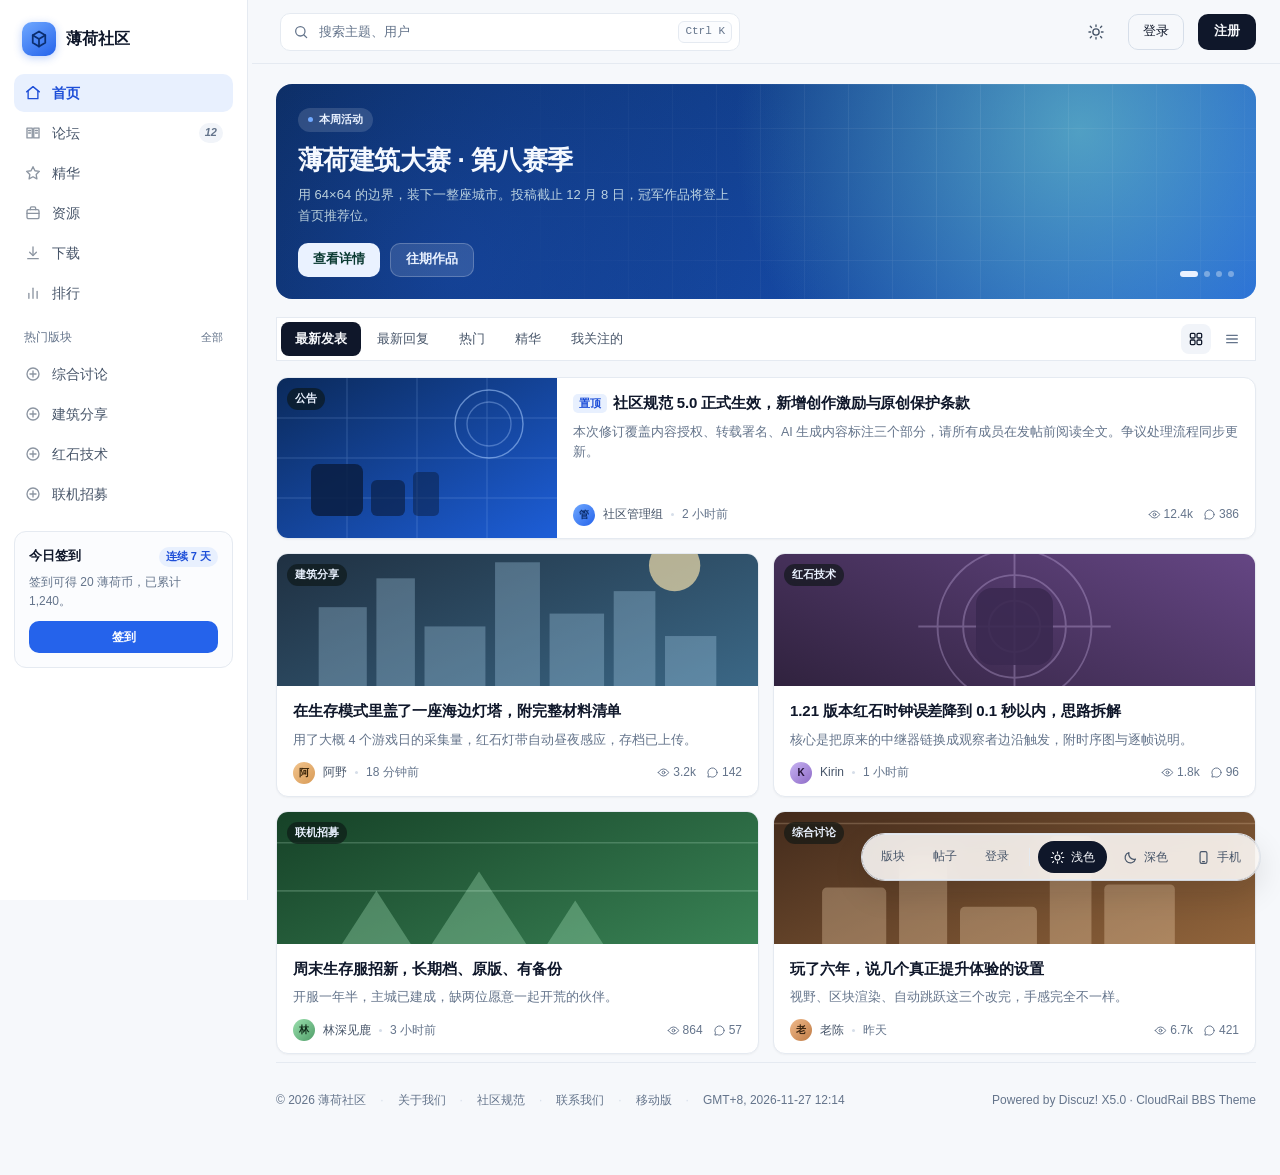
<file: preview/index.html>
<!DOCTYPE html>
<html lang="zh-CN" data-mint-theme="light">
<head>
<meta charset="utf-8">
<meta name="viewport" content="width=device-width, initial-scale=1">
<title>CloudRail BBS · Discuz! X5.0 主题预览</title>
<style>
:root{
  --brand:#2563EB; --brand-ink:#1D4ED8; --brand-soft:#E8F0FE; --ring:rgba(37,99,235,.25);
  --bg:#F6F8FB; --surface:#FFFFFF; --surface-2:#FBFCFE;
  --text:#0F172A; --text-2:#475569; --text-3:#64748B;
  --line:#E5EAF1; --line-strong:#D6DEE9; --hover:#F1F4F9;
  --ok:#1B7A45; --ok-soft:#E6F5EC; --danger:#C9302C; --danger-soft:#FDECEC;
  --r-sm:8px; --r-md:10px; --box:12px; --pop:14px; --lg:16px;
  --sh-sm:0 1px 2px rgba(17,20,19,.04);
  --sh-hover:0 6px 18px rgba(17,20,19,.08);
  --sh-pop:0 12px 32px rgba(17,20,19,.12),0 0 0 1px var(--line);
  --top-h:64px; --side-w:248px; --rail-w:320px;
  --font:"Geist",-apple-system,BlinkMacSystemFont,"Segoe UI","PingFang SC","Hiragino Sans GB","Microsoft YaHei",sans-serif;
  --mono:"Geist Mono",ui-monospace,SFMono-Regular,Consolas,monospace;
  --ease:cubic-bezier(.2,.8,.2,1);
}
html[data-mint-theme="dark"]{
  --brand-ink:#2563EB; --brand-soft:#16273F;
  --bg:#0A0F1A; --surface:#111826; --surface-2:#16202F;
  --text:#E8EDF5; --text-2:#9AA8BC; --text-3:#738296;
  --line:#1F2A3A; --line-strong:#2A3748; --hover:#17202E;
  --ok-soft:#15301F; --danger-soft:#3A1D1F;
  --sh-sm:none;
  --sh-hover:0 8px 24px rgba(0,0,0,.45),0 0 0 1px rgba(255,255,255,.06);
  --sh-pop:0 12px 32px rgba(0,0,0,.5),0 0 0 1px rgba(255,255,255,.08);
}
*{box-sizing:border-box}
html,body{margin:0;padding:0}
body{background:var(--bg);color:var(--text);font-family:var(--font);font-size:14px;line-height:1.6;-webkit-font-smoothing:antialiased;transition:background .28s var(--ease),color .28s var(--ease)}
a{color:inherit;text-decoration:none}
button{font-family:inherit}
::selection{background:var(--brand);color:#FFFFFF}
:focus-visible{outline:2px solid var(--brand);outline-offset:2px;border-radius:8px}
*::-webkit-scrollbar{width:10px;height:10px}
*::-webkit-scrollbar-thumb{background:var(--line-strong);border-radius:99px;border:3px solid transparent;background-clip:content-box}

/* ================= 演示控制条 ================= */
.demo-bar{position:fixed;right:20px;bottom:20px;z-index:900;display:flex;align-items:center;gap:4px;padding:6px;border-radius:999px;background:color-mix(in srgb,var(--surface) 86%,transparent);backdrop-filter:saturate(1.6) blur(18px);border:1px solid var(--line);box-shadow:var(--sh-pop)}
.demo-bar button,.demo-bar a{display:inline-flex;align-items:center;justify-content:center;gap:6px;height:32px;padding:0 12px;border-radius:999px;border:0;background:transparent;color:var(--text-2);font-size:12px;font-weight:500;cursor:pointer;transition:background .15s var(--ease),color .15s var(--ease)}
.demo-bar button:hover,.demo-bar a:hover{background:var(--hover);color:var(--text)}
.demo-bar button.on,.demo-bar a.on{background:var(--text);color:var(--bg)}
.demo-bar svg{width:15px;height:15px;stroke:currentColor;fill:none;stroke-width:1.9;stroke-linecap:round;stroke-linejoin:round}

/* ================= 骨架 ================= */
.app{display:flex;min-height:100vh}

/* ================= 侧栏 ================= */
.side{width:var(--side-w);flex:0 0 var(--side-w);position:sticky;top:0;height:100vh;overflow-y:auto;padding:18px 14px 24px;background:var(--surface);border-right:1px solid var(--line);transition:background .28s var(--ease),border-color .28s var(--ease)}
.brand{display:flex;align-items:center;gap:10px;padding:4px 8px 18px}
.brand-mark{width:34px;height:34px;border-radius:10px;flex:0 0 34px;display:grid;place-items:center;background:linear-gradient(145deg,#6FA8FF,#2563EB);box-shadow:0 2px 8px rgba(37,99,235,.30)}
.brand-mark svg{width:20px;height:20px;stroke:#0B2E6F;fill:none;stroke-width:2.1;stroke-linecap:round;stroke-linejoin:round}
.brand-txt{font-size:16px;font-weight:650;letter-spacing:-.01em}
.nav{display:flex;flex-direction:column;gap:2px}
.nav-label{font-size:12px;color:var(--text-3);padding:16px 10px 8px;font-weight:500;display:flex;justify-content:space-between;align-items:center}
.nav-label a{font-size:11px;color:var(--text-3)}
.nav-label a:hover{color:var(--brand-ink)}
.nav a.item{display:flex;align-items:center;gap:10px;height:38px;padding:0 10px;border-radius:var(--r-md);color:var(--text-2);font-size:14px;font-weight:500;transition:background .15s var(--ease),color .15s var(--ease)}
.nav a.item svg{width:18px;height:18px;flex:0 0 18px;stroke:currentColor;fill:none;stroke-width:1.8;stroke-linecap:round;stroke-linejoin:round;opacity:.62;transition:opacity .15s var(--ease)}
.nav a.item:hover{background:var(--hover);color:var(--text)}
.nav a.item:hover svg{opacity:.9}
.nav a.item.on{background:var(--brand-soft);color:var(--brand-ink);font-weight:600}
.nav a.item.on svg{opacity:1}
.nav a.item .count{margin-left:auto;font-size:11px;font-weight:600;color:var(--text-3);background:var(--hover);padding:1px 6px;border-radius:999px}
.nav a.item.on .count{background:color-mix(in srgb,var(--brand) 22%,transparent);color:var(--brand-ink)}
.side-card{margin-top:18px;padding:14px;background:var(--surface-2);border:1px solid var(--line);border-radius:var(--box)}
.side-card h4{font-size:13px;font-weight:600;margin:0 0 6px;display:flex;justify-content:space-between;align-items:center}
.side-card p{font-size:12px;color:var(--text-3);margin:0 0 10px;line-height:1.6}
.pill{display:inline-flex;align-items:center;gap:4px;height:20px;padding:0 7px;border-radius:999px;background:var(--brand-soft);color:var(--brand-ink);font-size:11px;font-weight:600}
.btn-sign{display:flex;align-items:center;justify-content:center;width:100%;height:32px;border-radius:var(--r-md);border:0;background:var(--brand);color:#FFFFFF;font-size:12px;font-weight:650;cursor:pointer;transition:filter .15s var(--ease)}
.btn-sign:hover{filter:brightness(1.05)}

/* ================= 主区 ================= */
.main{flex:1 1 auto;min-width:0;display:grid;grid-template-columns:minmax(0,1fr) var(--rail-w);align-content:start;gap:0 24px;padding:0 24px 56px 28px}
.top{grid-column:1/-1;position:sticky;top:0;z-index:200;display:flex;align-items:center;gap:14px;height:var(--top-h);margin:0 -24px;padding:0 24px 0 28px;background:color-mix(in srgb,var(--bg) 84%,transparent);backdrop-filter:saturate(1.6) blur(18px);border-bottom:1px solid var(--line);transition:background .28s var(--ease),border-color .28s var(--ease)}
.search{flex:1 1 460px;max-width:460px;position:relative;display:flex;align-items:center}
.search input{width:100%;height:38px;padding:0 62px 0 38px;background:var(--surface);border:1px solid var(--line);border-radius:var(--r-md);color:var(--text);font-size:13px;font-family:inherit;transition:border-color .2s var(--ease),box-shadow .2s var(--ease),background .28s var(--ease)}
.search input::placeholder{color:var(--text-3)}
.search input:focus{outline:none;border-color:var(--brand);box-shadow:0 0 0 3px var(--ring)}
.search .ico{position:absolute;left:13px;width:16px;height:16px;stroke:var(--text-3);fill:none;stroke-width:1.9;stroke-linecap:round;pointer-events:none}
.search kbd{position:absolute;right:8px;display:inline-flex;align-items:center;height:22px;padding:0 6px;border-radius:6px;border:1px solid var(--line);background:var(--surface-2);color:var(--text-3);font-size:11px;font-family:var(--mono)}
.spacer{flex:1}
.top-btn{display:inline-flex;align-items:center;justify-content:center;width:36px;height:36px;border-radius:var(--r-md);border:1px solid transparent;background:transparent;color:var(--text-2);cursor:pointer;transition:background .15s var(--ease),color .15s var(--ease)}
.top-btn:hover{background:var(--hover);color:var(--text)}
.top-btn svg{width:18px;height:18px;stroke:currentColor;fill:none;stroke-width:1.8;stroke-linecap:round;stroke-linejoin:round}
.btn-ghost{display:inline-flex;align-items:center;height:36px;padding:0 14px;border-radius:var(--r-md);border:1px solid var(--line-strong);color:var(--text);font-size:13px;font-weight:500;transition:background .15s var(--ease)}
.btn-ghost:hover{background:var(--hover)}
.btn-solid{display:inline-flex;align-items:center;height:36px;padding:0 16px;border-radius:var(--r-md);background:var(--text);color:var(--bg);font-size:13px;font-weight:600;transition:opacity .15s var(--ease),transform .15s var(--ease)}
.btn-solid:hover{opacity:.9;transform:translateY(-1px)}
.avatar{display:inline-grid;place-items:center;width:32px;height:32px;border-radius:50%;overflow:hidden;background:var(--hover);flex:0 0 auto;font-size:12px;font-weight:600;color:var(--text-2)}
.avatar img{width:100%;height:100%;object-fit:cover;display:block}

/* ================= 内容列 ================= */
.col{grid-column:1;min-width:0}

/* Hero */
.hero{position:relative;margin:20px 0 18px;border-radius:var(--lg);overflow:hidden;background:linear-gradient(120deg,#0B2A5B 0%,#12408F 46%,#1D5ED8 100%);min-height:208px;display:flex;align-items:flex-end;padding:22px;isolation:isolate}
.hero::before{content:"";position:absolute;inset:0;z-index:-1;background-image:radial-gradient(circle at 82% 22%,rgba(127,224,206,.55),transparent 42%),radial-gradient(circle at 18% 88%,rgba(37,99,235,.25),transparent 46%);}
.hero::after{content:"";position:absolute;inset:0;z-index:-1;opacity:.16;background-image:linear-gradient(rgba(255,255,255,.5) 1px,transparent 1px),linear-gradient(90deg,rgba(255,255,255,.5) 1px,transparent 1px);background-size:44px 44px;mask-image:radial-gradient(circle at 70% 30%,black,transparent 72%)}
.hero-body{position:relative;max-width:520px}
.hero-tag{display:inline-flex;align-items:center;gap:6px;height:24px;padding:0 10px;border-radius:999px;background:rgba(255,255,255,.14);color:#EAF2FF;font-size:11px;font-weight:600;backdrop-filter:blur(6px);margin-bottom:12px}
.hero h1{margin:0 0 8px;font-size:26px;line-height:1.25;letter-spacing:-.02em;font-weight:680;color:#F5F9FF}
.hero p{margin:0 0 16px;font-size:13px;color:rgba(234,251,247,.78);line-height:1.65;max-width:440px}
.hero-actions{display:flex;gap:10px}
.hero-btn{display:inline-flex;align-items:center;gap:6px;height:34px;padding:0 15px;border-radius:var(--r-md);background:#EAF2FF;color:#0B3B33;font-size:13px;font-weight:650;transition:transform .15s var(--ease)}
.hero-btn:hover{transform:translateY(-1px)}
.hero-btn.ghost{background:rgba(255,255,255,.12);color:#EAF2FF;border:1px solid rgba(255,255,255,.22)}
.hero-dots{position:absolute;right:22px;bottom:22px;display:flex;gap:6px}
.hero-dots i{width:6px;height:6px;border-radius:50%;background:rgba(255,255,255,.35);transition:width .2s var(--ease),background .2s var(--ease)}
.hero-dots i.on{width:18px;border-radius:99px;background:#EAF2FF}

/* Tabs */
.tabs{display:flex;align-items:center;gap:2px;padding:4px;background:var(--surface);border:1px solid var(--line);border-radius:var(--r-box);margin-bottom:16px;overflow-x:auto}
.tabs::-webkit-scrollbar{display:none}
.tab{display:inline-flex;align-items:center;gap:6px;height:34px;padding:0 14px;border-radius:var(--r-sm);border:0;background:transparent;color:var(--text-2);font-size:13px;font-weight:500;cursor:pointer;white-space:nowrap;transition:background .15s var(--ease),color .15s var(--ease)}
.tab:hover{background:var(--hover);color:var(--text)}
.tab.on{background:var(--text);color:var(--bg);font-weight:600}
.tabs-right{margin-left:auto;display:flex;align-items:center;gap:6px;padding-right:4px}
.ico-btn{display:grid;place-items:center;width:30px;height:30px;border-radius:var(--r-sm);border:0;background:transparent;color:var(--text-3);cursor:pointer}
.ico-btn:hover{background:var(--hover);color:var(--text)}
.ico-btn.on{background:var(--hover);color:var(--text)}
.ico-btn svg{width:16px;height:16px;stroke:currentColor;fill:none;stroke-width:1.9;stroke-linecap:round;stroke-linejoin:round}

/* 帖子卡片 */
.feed{display:grid;grid-template-columns:1fr 1fr;gap:14px}
.card{display:flex;flex-direction:column;background:var(--surface);border:1px solid var(--line);border-radius:var(--box);box-shadow:var(--sh-sm);overflow:hidden;transition:border-color .2s var(--ease),box-shadow .2s var(--ease),transform .2s var(--ease)}
.card:hover{border-color:var(--line-strong);box-shadow:var(--sh-hover);transform:translateY(-2px)}
.card.wide{grid-column:1/-1;flex-direction:row}
.cover{position:relative;height:132px;background:var(--surface-2);overflow:hidden;flex:0 0 auto}
.card.wide .cover{width:280px;height:auto;min-height:150px}
.cover svg{display:block;width:100%;height:100%}
.cover .cat{position:absolute;left:10px;top:10px;display:inline-flex;align-items:center;height:22px;padding:0 8px;border-radius:999px;background:rgba(12,22,20,.62);color:#EAF2FF;font-size:11px;font-weight:600;backdrop-filter:blur(8px)}
.card-body{padding:14px 16px 12px;display:flex;flex-direction:column;flex:1;min-width:0}
.card-title{margin:0 0 8px;font-size:15px;font-weight:600;line-height:1.45;letter-spacing:-.005em;color:var(--text);display:-webkit-box;-webkit-line-clamp:2;-webkit-box-orient:vertical;overflow:hidden}
.card:hover .card-title{color:var(--brand-ink)}
.card-excerpt{margin:0 0 12px;font-size:12.5px;line-height:1.6;color:var(--text-3);display:-webkit-box;-webkit-line-clamp:2;-webkit-box-orient:vertical;overflow:hidden}
.card-foot{display:flex;align-items:center;gap:8px;margin-top:auto;font-size:12px;color:var(--text-3)}
.card-foot .avatar{width:22px;height:22px;font-size:10px}
.card-foot .name{color:var(--text-2);font-weight:500;max-width:96px;overflow:hidden;text-overflow:ellipsis;white-space:nowrap}
.card-foot .dot{width:3px;height:3px;border-radius:50%;background:var(--line-strong)}
.card-foot .stat{margin-left:auto;display:flex;align-items:center;gap:10px;font-variant-numeric:tabular-nums}
.card-foot .stat span{display:inline-flex;align-items:center;gap:3px}
.card-foot .stat svg{width:13px;height:13px;stroke:currentColor;fill:none;stroke-width:1.8;stroke-linecap:round;stroke-linejoin:round}
.pin{display:inline-flex;align-items:center;height:19px;padding:0 6px;border-radius:5px;background:var(--brand-soft);color:var(--brand-ink);font-size:10.5px;font-weight:700;margin-right:6px;vertical-align:1px}

/* ================= 右侧栏 ================= */
.rail{grid-column:2;padding-top:20px;padding-bottom:88px;position:sticky;top:calc(var(--top-h) + 20px);align-self:start;display:flex;flex-direction:column;gap:16px}
.rcard{background:var(--surface);border:1px solid var(--line);border-radius:var(--box);box-shadow:var(--sh-sm);padding:16px;transition:background .28s var(--ease),border-color .28s var(--ease)}
.rhead{display:flex;align-items:center;justify-content:space-between;margin-bottom:12px}
.rhead h3{margin:0;font-size:14px;font-weight:600}
.rhead a{font-size:12px;color:var(--text-3)}
.rhead a:hover{color:var(--brand-ink)}
.stat-hero{position:relative;padding:14px;background:linear-gradient(160deg,var(--brand-soft),transparent 78%);border:1px solid var(--line);border-radius:var(--r-md);margin-bottom:8px;overflow:hidden}
.stat-hero .k{font-size:12px;color:var(--text-3);margin-bottom:1px}
.stat-hero .hero-row{display:flex;align-items:baseline;gap:10px}
.stat-hero .v{font-size:30px;font-weight:680;letter-spacing:-.035em;line-height:1.15;font-variant-numeric:tabular-nums;color:var(--text)}
.trend{display:inline-flex;align-items:center;gap:3px;height:20px;padding:0 7px;border-radius:999px;font-size:11px;font-weight:700;letter-spacing:0}
.trend svg{width:11px;height:11px;stroke:currentColor;fill:none;stroke-width:2.4;stroke-linecap:round;stroke-linejoin:round}
.trend.up{background:var(--ok-soft);color:var(--ok)}
.trend.down{background:var(--danger-soft);color:var(--danger)}
.stat-row{display:grid;grid-template-columns:repeat(3,1fr);gap:1px;background:var(--line);border:1px solid var(--line);border-radius:var(--r-md);overflow:hidden}
.stat-row .stat{background:var(--surface);padding:9px 10px;transition:background .28s var(--ease)}
.stat-row .k{font-size:11px;color:var(--text-3);margin-bottom:1px;white-space:nowrap}
.stat-row .v{font-size:15px;font-weight:650;letter-spacing:-.015em;font-variant-numeric:tabular-nums;line-height:1.25}
.online{display:flex;align-items:center;flex-wrap:wrap}
.online .avatar{width:30px;height:30px;box-shadow:0 0 0 2px var(--surface)}
.online .avatar+.avatar{margin-left:-6px}
/* 签到 */
.week{display:flex;gap:6px;margin-bottom:10px}
.day{flex:1;text-align:center;padding:6px 0;border-radius:var(--r-sm);background:var(--hover);font-size:11px;color:var(--text-3);line-height:1.4;transition:background .28s var(--ease)}
.day b{display:block;font-size:12px;color:var(--text-2);font-weight:600}
.day.today{background:var(--brand-soft);color:var(--brand-ink)}
.day.today b{color:var(--brand-ink)}
.day.done{background:var(--ok-soft);color:var(--ok)}
.day.done b{color:var(--ok)}
/* 排行 */
.rank{display:flex;flex-direction:column;gap:2px}
.rank a{display:flex;align-items:center;gap:10px;padding:7px 6px;border-radius:var(--r-sm);font-size:13px;color:var(--text-2)}
.rank a:hover{background:var(--hover);color:var(--text)}
.rank .n{width:18px;height:18px;border-radius:5px;display:grid;place-items:center;font-size:11px;font-weight:700;background:var(--hover);color:var(--text-3);flex:0 0 18px}
.rank a:nth-child(1) .n{background:var(--brand-soft);color:var(--brand-ink)}
.rank a:nth-child(2) .n{background:var(--brand-soft);color:var(--brand-ink)}
.rank a:nth-child(3) .n{background:var(--brand-soft);color:var(--brand-ink)}
.rank .t{flex:1;min-width:0;overflow:hidden;text-overflow:ellipsis;white-space:nowrap}
.rank .c{font-size:11px;color:var(--text-3);font-variant-numeric:tabular-nums}

/* ================= 悬浮用户卡 ================= */
.hover-host{position:relative;display:inline-flex}
.hcard{position:absolute;left:0;top:calc(100% + 10px);z-index:500;width:320px;padding:18px;border-radius:var(--lg);background:color-mix(in srgb,var(--surface) 94%,transparent);backdrop-filter:saturate(1.5) blur(20px);border:1px solid var(--line);box-shadow:0 18px 48px rgba(17,20,19,.16),0 0 0 1px rgba(17,20,19,.04);opacity:0;visibility:hidden;transform:translateY(-6px) scale(.98);transform-origin:top left;transition:opacity .18s var(--ease),transform .18s var(--ease),visibility .18s}
html[data-mint-theme="dark"] .hcard{box-shadow:0 24px 64px rgba(0,0,0,.6),inset 0 1px 0 rgba(255,255,255,.06)}
.hover-host:hover .hcard,.hover-host:focus-within .hcard{opacity:1;visibility:visible;transform:translateY(0) scale(1)}
.hc-head{display:flex;align-items:center;gap:12px;margin-bottom:14px}
.hc-av{width:56px;height:56px;flex:0 0 56px;border-radius:50%;overflow:hidden;box-shadow:0 0 0 2px var(--surface),0 0 0 4px var(--brand-soft)}
.hc-name{font-size:15px;font-weight:650;line-height:1.3}
.hc-lv{font-size:12px;color:var(--text-3);margin-top:3px;display:flex;align-items:center;gap:6px}
.hc-stats{display:grid;grid-template-columns:repeat(3,1fr);gap:1px;background:var(--line);border:1px solid var(--line);border-radius:var(--r-md);overflow:hidden;margin-bottom:12px}
.hc-stat{background:var(--surface-2);padding:10px 6px;text-align:center}
.hc-stat b{display:block;font-size:17px;font-weight:650;font-variant-numeric:tabular-nums;line-height:1.2}
.hc-stat span{font-size:11px;color:var(--text-3)}
.hc-kv{display:flex;align-items:center;justify-content:space-between;padding:7px 0;font-size:13px;color:var(--text-2);border-bottom:1px solid var(--line)}
.hc-kv:last-of-type{border-bottom:0}
.hc-kv b{font-weight:550;color:var(--text)}
.hc-btn{display:flex;align-items:center;justify-content:center;width:100%;height:38px;margin-top:10px;border-radius:var(--r-md);background:var(--text);color:var(--bg);font-size:13px;font-weight:600;transition:opacity .15s var(--ease)}
.hc-btn:hover{opacity:.9}
.hc-links{display:flex;gap:16px;justify-content:center;margin-top:10px;font-size:12px}
.hc-links a{color:var(--text-3)}
.hc-links a:hover{color:var(--brand-ink)}

/* ================= 页脚 ================= */
.foot{grid-column:1/-1;border-top:1px solid var(--line);margin-top:8px;padding:28px 0 8px;display:flex;flex-wrap:wrap;gap:10px 14px;align-items:center;font-size:12px;color:var(--text-3)}
.foot a{color:var(--text-3)}
.foot a:hover{color:var(--brand-ink)}
.foot .sep{color:var(--line-strong)}

/* ================= 手机演示 ================= */
.phone-wrap{display:none;position:fixed;inset:0;z-index:800;background:rgba(10,12,12,.55);backdrop-filter:blur(8px);align-items:center;justify-content:center;padding:24px}
.phone-wrap.open{display:flex}
.phone{width:390px;height:min(844px,calc(100vh - 48px));background:var(--bg);border-radius:38px;border:9px solid #171B1A;box-shadow:0 40px 100px rgba(0,0,0,.45);overflow:hidden;position:relative;display:flex;flex-direction:column}
.phone-notch{position:absolute;left:50%;top:9px;transform:translateX(-50%);width:104px;height:22px;background:#171B1A;border-radius:99px;z-index:5}
.m-top{flex:0 0 auto;display:flex;align-items:center;gap:10px;padding:44px 16px 10px;border-bottom:1px solid var(--line);background:color-mix(in srgb,var(--bg) 88%,transparent);backdrop-filter:blur(14px)}
.m-top .brand-mark{width:28px;height:28px;flex:0 0 28px;border-radius:8px}
.m-top .brand-mark svg{width:16px;height:16px}
.m-top h2{font-size:15px;font-weight:650;margin:0;flex:1}
.m-scroll{flex:1;overflow-y:auto;padding:12px 14px 88px}
.m-seg{display:flex;gap:2px;padding:3px;background:var(--surface);border:1px solid var(--line);border-radius:10px;margin-bottom:12px;overflow-x:auto}
.m-seg span{flex:0 0 auto;height:30px;display:inline-flex;align-items:center;padding:0 12px;border-radius:7px;font-size:12.5px;color:var(--text-2);font-weight:500}
.m-seg span.on{background:var(--text);color:var(--bg);font-weight:600}
.m-card{display:flex;gap:11px;padding:12px;background:var(--surface);border:1px solid var(--line);border-radius:12px;margin-bottom:10px}
.m-cover{width:62px;height:62px;flex:0 0 62px;border-radius:10px;overflow:hidden;background:var(--surface-2)}
.m-cover svg{width:100%;height:100%;display:block}
.m-body{flex:1;min-width:0;display:flex;flex-direction:column;justify-content:center}
.m-title{font-size:13.5px;font-weight:600;line-height:1.45;margin:0 0 6px;display:-webkit-box;-webkit-line-clamp:2;-webkit-box-orient:vertical;overflow:hidden}
.m-meta{display:flex;align-items:center;gap:6px;font-size:11px;color:var(--text-3)}
.m-meta .avatar{width:18px;height:18px;font-size:9px}
.m-hero{border-radius:14px;overflow:hidden;margin-bottom:12px;background:linear-gradient(120deg,#0B2A5B,#1D5ED8);padding:18px 16px;color:#EAF2FF;position:relative}
.m-hero::after{content:"";position:absolute;inset:0;opacity:.16;background-image:linear-gradient(rgba(255,255,255,.5) 1px,transparent 1px),linear-gradient(90deg,rgba(255,255,255,.5) 1px,transparent 1px);background-size:34px 34px;mask-image:radial-gradient(circle at 76% 26%,black,transparent 72%)}
.m-hero h3{margin:0 0 6px;font-size:17px;font-weight:650;position:relative;z-index:1;letter-spacing:-.01em}
.m-hero p{margin:0;font-size:12px;color:rgba(234,251,247,.75);position:relative;z-index:1}
.m-tabbar{position:absolute;left:9px;right:9px;bottom:9px;height:60px;display:flex;align-items:center;justify-content:space-around;background:color-mix(in srgb,var(--surface) 92%,transparent);backdrop-filter:blur(16px);border-top:1px solid var(--line);border-radius:0 0 30px 30px}
.m-tabbar a{display:flex;flex-direction:column;align-items:center;gap:2px;font-size:10px;color:var(--text-3)}
.m-tabbar a.on{color:var(--brand-ink)}
.m-tabbar svg{width:20px;height:20px;stroke:currentColor;fill:none;stroke-width:1.8;stroke-linecap:round;stroke-linejoin:round}
.m-fab{position:absolute;right:16px;bottom:78px;width:46px;height:46px;border-radius:50%;background:var(--brand);color:#FFFFFF;display:grid;place-items:center;box-shadow:0 8px 22px rgba(97,202,184,.4);z-index:4}
.m-fab svg{width:22px;height:22px;stroke:currentColor;fill:none;stroke-width:2.2;stroke-linecap:round}
.phone-close{position:absolute;top:-14px;right:-14px;width:34px;height:34px;border-radius:50%;background:var(--surface);border:1px solid var(--line);display:grid;place-items:center;cursor:pointer;color:var(--text-2);z-index:6}
.phone-close svg{width:16px;height:16px;stroke:currentColor;fill:none;stroke-width:2}
/* 手机抽屉 */
.m-scrim{position:absolute;inset:0;z-index:20;background:rgba(8,10,10,.45);opacity:0;visibility:hidden;transition:opacity .22s var(--ease),visibility .22s}
.m-scrim.on{opacity:1;visibility:visible}
.m-drawer{position:absolute;top:0;left:0;bottom:0;z-index:21;width:78%;max-width:268px;background:var(--surface);border-right:1px solid var(--line);display:flex;flex-direction:column;transform:translateX(-103%);transition:transform .26s var(--ease);box-shadow:12px 0 40px rgba(17,20,19,.16)}
.m-drawer.on{transform:translateX(0)}
.m-dr-head{display:flex;align-items:center;gap:10px;padding:46px 16px 14px;border-bottom:1px solid var(--line)}
.m-dr-name{font-size:15px;font-weight:650;letter-spacing:-.01em}
.m-dr-nav{flex:1;overflow-y:auto;padding:10px;display:flex;flex-direction:column;gap:2px}
.m-dr-item{display:flex;align-items:center;gap:11px;height:44px;padding:0 11px;border-radius:10px;color:var(--text-2);font-size:14.5px;font-weight:500}
.m-dr-item svg{width:18px;height:18px;flex:0 0 18px;stroke:currentColor;fill:none;stroke-width:1.8;stroke-linecap:round;stroke-linejoin:round;opacity:.62}
.m-dr-item.on{background:var(--brand-soft);color:var(--brand-ink);font-weight:600}
.m-dr-item.on svg{opacity:1}
.m-dr-foot{padding:14px 16px 20px;border-top:1px solid var(--line);display:flex;gap:10px}
.m-dr-login{flex:1;display:flex;align-items:center;justify-content:center;height:40px;border-radius:10px;background:var(--text);color:var(--bg);font-size:13.5px;font-weight:650}
.m-dr-reg{flex:1;display:flex;align-items:center;justify-content:center;height:40px;border-radius:10px;border:1px solid var(--line-strong);color:var(--text);font-size:13.5px;font-weight:550}

@media (max-width:1340px){.main{grid-template-columns:minmax(0,1fr)}.rail{display:none}}
@media (max-width:1180px){.side{width:68px;flex-basis:68px;padding:14px 8px}.brand-txt,.nav a.item span,.nav-label,.side-card{display:none}.brand{justify-content:center;padding:4px 0 16px}.nav a.item{justify-content:center;padding:0}.nav a.item .count{display:none}}
@media (max-width:860px){.app{display:block}.side,.rail{display:none}.main{display:block;padding:0 14px 32px}.top{height:56px;padding:0 14px;margin:0 -14px}.search{flex:1 1 auto}.search kbd{display:none}.feed{grid-template-columns:1fr}.card.wide{flex-direction:column}.card.wide .cover{width:100%;min-height:150px}.hero{min-height:170px;padding:18px}.hero h1{font-size:20px}}
@media (prefers-reduced-motion:reduce){*{animation-duration:.01ms!important;transition-duration:.01ms!important}}
</style>
</head>
<body>

<div class="app">
  <!-- ============ 侧栏 ============ -->
  <aside class="side">
    <div class="brand">
      <span class="brand-mark"><svg viewBox="0 0 24 24"><path d="m12 3 7.5 4.5v9L12 21l-7.5-4.5v-9z"/><path d="m12 12 7.5-4.5M12 12v9M12 12 4.5 7.5"/></svg></span>
      <span class="brand-txt">薄荷社区</span>
    </div>

    <nav class="nav">
      <a class="item on" href="#"><svg viewBox="0 0 24 24"><path d="M3.5 10.5 12 3.5l8.5 7"/><path d="M5.5 9.5v10h13v-10"/></svg><span>首页</span></a>
      <a class="item" href="#"><svg viewBox="0 0 24 24"><path d="M4 5.5h7v13H4z"/><path d="M13 5.5h7v13h-7z"/><path d="M6.2 8.6h2.6M6.2 12h2.6M15.2 8.6h2.6M15.2 12h2.6"/></svg><span>论坛</span><i class="count">12</i></a>
      <a class="item" href="#"><svg viewBox="0 0 24 24"><path d="m12 3.6 2.6 5.4 5.9.8-4.3 4.1 1 5.9-5.2-2.8-5.2 2.8 1-5.9L3.5 9.8l5.9-.8z"/></svg><span>精华</span></a>
      <a class="item" href="#"><svg viewBox="0 0 24 24"><rect x="4" y="7.5" width="16" height="12" rx="2"/><path d="M8.5 7.5v-2a1.6 1.6 0 0 1 1.6-1.6h3.8a1.6 1.6 0 0 1 1.6 1.6v2"/><path d="M4 12.5h16"/></svg><span>资源</span></a>
      <a class="item" href="#"><svg viewBox="0 0 24 24"><path d="M12 4v11"/><path d="m7.5 11 4.5 4.5 4.5-4.5"/><path d="M5 19.5h14"/></svg><span>下载</span></a>
      <a class="item" href="#"><svg viewBox="0 0 24 24"><path d="M6.5 19v-6.5"/><path d="M12 19V5.5"/><path d="M17.5 19v-9"/></svg><span>排行</span></a>
    </nav>

    <div class="nav-label"><span>热门版块</span><a href="#">全部</a></div>
    <nav class="nav">
      <a class="item" href="#"><svg viewBox="0 0 24 24"><circle cx="12" cy="12" r="8"/><path d="M12 8v8M8 12h8"/></svg><span>综合讨论</span></a>
      <a class="item" href="#"><svg viewBox="0 0 24 24"><circle cx="12" cy="12" r="8"/><path d="M12 8v8M8 12h8"/></svg><span>建筑分享</span></a>
      <a class="item" href="#"><svg viewBox="0 0 24 24"><circle cx="12" cy="12" r="8"/><path d="M12 8v8M8 12h8"/></svg><span>红石技术</span></a>
      <a class="item" href="#"><svg viewBox="0 0 24 24"><circle cx="12" cy="12" r="8"/><path d="M12 8v8M8 12h8"/></svg><span>联机招募</span></a>
    </nav>

    <div class="side-card">
      <h4>今日签到<span class="pill">连续 7 天</span></h4>
      <p>签到可得 20 薄荷币，已累计 1,240。</p>
      <button class="btn-sign">签到</button>
    </div>
  </aside>

  <!-- ============ 主区 ============ -->
  <div class="main">

    <!-- 顶栏 -->
    <header class="top">
      <div class="search">
        <svg class="ico" viewBox="0 0 24 24"><circle cx="11" cy="11" r="7"/><path d="m16.5 16.5 4 4"/></svg>
        <input type="text" placeholder="搜索主题、用户">
        <kbd>Ctrl K</kbd>
      </div>
      <div class="spacer"></div>
      <button class="top-btn" id="themeBtn" title="切换主题">
        <svg id="themeIco" viewBox="0 0 24 24"><circle cx="12" cy="12" r="4.2"/><path d="M12 2.6v2.2M12 19.2v2.2M4.4 4.4l1.6 1.6M18 18l1.6 1.6M2.6 12h2.2M19.2 12h2.2M4.4 19.6 6 18M18 6l1.6-1.6"/></svg>
      </button>
      <a class="btn-ghost" href="login.html">登录</a>
      <a class="btn-solid" href="#">注册</a>
    </header>

    <!-- 内容列 -->
    <main class="col">

      <!-- Hero -->
      <section class="hero">
        <div class="hero-body">
          <span class="hero-tag"><i style="width:5px;height:5px;border-radius:50%;background:#6FA8FF;display:inline-block"></i> 本周活动</span>
          <h1>薄荷建筑大赛 · 第八赛季</h1>
          <p>用 64×64 的边界，装下一整座城市。投稿截止 12 月 8 日，冠军作品将登上首页推荐位。</p>
          <div class="hero-actions">
            <a class="hero-btn" href="#">查看详情</a>
            <a class="hero-btn ghost" href="#">往期作品</a>
          </div>
        </div>
        <div class="hero-dots"><i class="on"></i><i></i><i></i><i></i></div>
      </section>

      <!-- Tabs -->
      <div class="tabs">
        <button class="tab on">最新发表</button>
        <button class="tab">最新回复</button>
        <button class="tab">热门</button>
        <button class="tab">精华</button>
        <button class="tab">我关注的</button>
        <div class="tabs-right">
          <button class="ico-btn on" title="卡片视图"><svg viewBox="0 0 24 24"><rect x="3.5" y="3.5" width="7" height="7" rx="1.6"/><rect x="13.5" y="3.5" width="7" height="7" rx="1.6"/><rect x="3.5" y="13.5" width="7" height="7" rx="1.6"/><rect x="13.5" y="13.5" width="7" height="7" rx="1.6"/></svg></button>
          <button class="ico-btn" title="列表视图"><svg viewBox="0 0 24 24"><path d="M4 6.5h16M4 12h16M4 17.5h16"/></svg></button>
        </div>
      </div>

      <!-- 帖子流 -->
      <div class="feed">

        <!-- 置顶宽卡 -->
        <article class="card wide">
          <div class="cover">
            <svg viewBox="0 0 280 160" preserveAspectRatio="xMidYMid slice">
              <defs>
                <linearGradient id="g1" x1="0" y1="0" x2="1" y2="1">
                  <stop offset="0" stop-color="#0B2A5B"/><stop offset="1" stop-color="#1D5ED8"/>
                </linearGradient>
              </defs>
              <rect width="280" height="160" fill="url(#g1)"/>
              <g opacity=".22" stroke="#A8CCFF" stroke-width="1">
                <path d="M0 40h280M0 80h280M0 120h280M70 0v160M140 0v160M210 0v160"/>
              </g>
              <circle cx="212" cy="46" r="34" fill="none" stroke="#A8CCFF" stroke-width="1.4" opacity=".55"/>
              <circle cx="212" cy="46" r="22" fill="none" stroke="#A8CCFF" stroke-width="1.4" opacity=".35"/>
              <rect x="34" y="86" width="52" height="52" rx="8" fill="#0A1E42" opacity=".85"/>
              <rect x="94" y="102" width="34" height="36" rx="6" fill="#0A1E42" opacity=".65"/>
              <rect x="136" y="94" width="26" height="44" rx="5" fill="#0A1E42" opacity=".5"/>
            </svg>
            <span class="cat">公告</span>
          </div>
          <div class="card-body">
            <h3 class="card-title"><span class="pin">置顶</span>社区规范 5.0 正式生效，新增创作激励与原创保护条款</h3>
            <p class="card-excerpt">本次修订覆盖内容授权、转载署名、AI 生成内容标注三个部分，请所有成员在发帖前阅读全文。争议处理流程同步更新。</p>
            <div class="card-foot">
              <span class="avatar" style="background:linear-gradient(135deg,#6FA8FF,#2563EB);color:#0B2E6F">管</span>
              <span class="name">社区管理组</span>
              <span class="dot"></span>
              <span>2 小时前</span>
              <span class="stat">
                <span><svg viewBox="0 0 24 24"><path d="M2.5 12S6 5.5 12 5.5 21.5 12 21.5 12 18 18.5 12 18.5 2.5 12 2.5 12z"/><circle cx="12" cy="12" r="2.6"/></svg>12.4k</span>
                <span><svg viewBox="0 0 24 24"><path d="M20.5 12a8.5 8.5 0 0 1-12.4 7.6L3.5 20.5l1-4.4A8.5 8.5 0 1 1 20.5 12z"/></svg>386</span>
              </span>
            </div>
          </div>
        </article>

        <!-- 普通卡片 1 -->
        <article class="card">
          <div class="cover">
            <svg viewBox="0 0 300 132" preserveAspectRatio="xMidYMid slice">
              <defs><linearGradient id="g2" x1="0" y1="0" x2="1" y2="1"><stop offset="0" stop-color="#1C2A3A"/><stop offset="1" stop-color="#3E6E8E"/></linearGradient></defs>
              <rect width="300" height="132" fill="url(#g2)"/>
              <g opacity=".28" fill="#BFE4FF"><rect x="26" y="58" width="30" height="74"/><rect x="62" y="40" width="24" height="92"/><rect x="92" y="70" width="38" height="62"/><rect x="136" y="30" width="28" height="102"/><rect x="170" y="62" width="34" height="70"/><rect x="210" y="48" width="26" height="84"/><rect x="242" y="76" width="32" height="56"/></g>
              <circle cx="248" cy="32" r="16" fill="#FFE9B0" opacity=".65"/>
            </svg>
            <span class="cat">建筑分享</span>
          </div>
          <div class="card-body">
            <h3 class="card-title">在生存模式里盖了一座海边灯塔，附完整材料清单</h3>
            <p class="card-excerpt">用了大概 4 个游戏日的采集量，红石灯带自动昼夜感应，存档已上传。</p>
            <div class="card-foot">
              <span class="avatar" style="background:linear-gradient(135deg,#F2C48D,#D89B57);color:#3A2408">阿</span>
              <span class="name">阿野</span>
              <span class="dot"></span>
              <span>18 分钟前</span>
              <span class="stat">
                <span><svg viewBox="0 0 24 24"><path d="M2.5 12S6 5.5 12 5.5 21.5 12 21.5 12 18 18.5 12 18.5 2.5 12 2.5 12z"/><circle cx="12" cy="12" r="2.6"/></svg>3.2k</span>
                <span><svg viewBox="0 0 24 24"><path d="M20.5 12a8.5 8.5 0 0 1-12.4 7.6L3.5 20.5l1-4.4A8.5 8.5 0 1 1 20.5 12z"/></svg>142</span>
              </span>
            </div>
          </div>
        </article>

        <!-- 普通卡片 2 -->
        <article class="card">
          <div class="cover">
            <svg viewBox="0 0 300 132" preserveAspectRatio="xMidYMid slice">
              <defs><linearGradient id="g3" x1="0" y1="1" x2="1" y2="0"><stop offset="0" stop-color="#2A1E36"/><stop offset="1" stop-color="#6B4A8C"/></linearGradient></defs>
              <rect width="300" height="132" fill="url(#g3)"/>
              <g opacity=".3" stroke="#D9C2F5" stroke-width="1.2" fill="none">
                <circle cx="150" cy="70" r="48"/><circle cx="150" cy="70" r="32"/><circle cx="150" cy="70" r="16"/>
                <path d="M150 10v120M90 70h120"/>
              </g>
              <rect x="126" y="46" width="48" height="48" rx="10" fill="#3B2A52" opacity=".9"/>
            </svg>
            <span class="cat">红石技术</span>
          </div>
          <div class="card-body">
            <h3 class="card-title">1.21 版本红石时钟误差降到 0.1 秒以内，思路拆解</h3>
            <p class="card-excerpt">核心是把原来的中继器链换成观察者边沿触发，附时序图与逐帧说明。</p>
            <div class="card-foot">
              <span class="avatar" style="background:linear-gradient(135deg,#C7B3F2,#8E6AC7);color:#241338">K</span>
              <span class="name">Kirin</span>
              <span class="dot"></span>
              <span>1 小时前</span>
              <span class="stat">
                <span><svg viewBox="0 0 24 24"><path d="M2.5 12S6 5.5 12 5.5 21.5 12 21.5 12 18 18.5 12 18.5 2.5 12 2.5 12z"/><circle cx="12" cy="12" r="2.6"/></svg>1.8k</span>
                <span><svg viewBox="0 0 24 24"><path d="M20.5 12a8.5 8.5 0 0 1-12.4 7.6L3.5 20.5l1-4.4A8.5 8.5 0 1 1 20.5 12z"/></svg>96</span>
              </span>
            </div>
          </div>
        </article>

        <!-- 普通卡片 3 -->
        <article class="card">
          <div class="cover">
            <svg viewBox="0 0 300 132" preserveAspectRatio="xMidYMid slice">
              <defs><linearGradient id="g4" x1="0" y1="0" x2="1" y2="1"><stop offset="0" stop-color="#123A22"/><stop offset="1" stop-color="#3D8A5A"/></linearGradient></defs>
              <rect width="300" height="132" fill="url(#g4)"/>
              <g opacity=".3" fill="#B6F2C9"><path d="M0 108h300v24H0z"/><path d="m40 108 22-34 22 34z"/><path d="m96 108 30-46 30 46z"/><path d="m168 108 18-28 18 28z"/></g>
              <g opacity=".2" stroke="#D6FFE4" stroke-width="1" fill="none"><path d="M0 44h300M0 74h300"/></g>
            </svg>
            <span class="cat">联机招募</span>
          </div>
          <div class="card-body">
            <h3 class="card-title">周末生存服招新，长期档、原版、有备份</h3>
            <p class="card-excerpt">开服一年半，主城已建成，缺两位愿意一起开荒的伙伴。</p>
            <div class="card-foot">
              <span class="avatar" style="background:linear-gradient(135deg,#9BE0AE,#4F9E68);color:#0F2A18">林</span>
              <span class="name">林深见鹿</span>
              <span class="dot"></span>
              <span>3 小时前</span>
              <span class="stat">
                <span><svg viewBox="0 0 24 24"><path d="M2.5 12S6 5.5 12 5.5 21.5 12 21.5 12 18 18.5 12 18.5 2.5 12 2.5 12z"/><circle cx="12" cy="12" r="2.6"/></svg>864</span>
                <span><svg viewBox="0 0 24 24"><path d="M20.5 12a8.5 8.5 0 0 1-12.4 7.6L3.5 20.5l1-4.4A8.5 8.5 0 1 1 20.5 12z"/></svg>57</span>
              </span>
            </div>
          </div>
        </article>

        <!-- 普通卡片 4 -->
        <article class="card">
          <div class="cover">
            <svg viewBox="0 0 300 132" preserveAspectRatio="xMidYMid slice">
              <defs><linearGradient id="g5" x1="0" y1="0" x2="1" y2="1"><stop offset="0" stop-color="#3A2418"/><stop offset="1" stop-color="#9A6B3F"/></linearGradient></defs>
              <rect width="300" height="132" fill="url(#g5)"/>
              <g opacity=".3" fill="#FFE0BC"><rect x="30" y="72" width="40" height="60" rx="3"/><rect x="78" y="52" width="30" height="80" rx="3"/><rect x="116" y="84" width="48" height="48" rx="3"/><rect x="172" y="40" width="26" height="92" rx="3"/><rect x="206" y="70" width="44" height="62" rx="3"/></g>
              <g opacity=".22" stroke="#FFE0BC" stroke-width="1"><path d="M0 32h300"/></g>
            </svg>
            <span class="cat">综合讨论</span>
          </div>
          <div class="card-body">
            <h3 class="card-title">玩了六年，说几个真正提升体验的设置</h3>
            <p class="card-excerpt">视野、区块渲染、自动跳跃这三个改完，手感完全不一样。</p>
            <div class="card-foot">
              <span class="avatar" style="background:linear-gradient(135deg,#F0B98A,#C07C46);color:#3A2410">老</span>
              <span class="name">老陈</span>
              <span class="dot"></span>
              <span>昨天</span>
              <span class="stat">
                <span><svg viewBox="0 0 24 24"><path d="M2.5 12S6 5.5 12 5.5 21.5 12 21.5 12 18 18.5 12 18.5 2.5 12 2.5 12z"/><circle cx="12" cy="12" r="2.6"/></svg>6.7k</span>
                <span><svg viewBox="0 0 24 24"><path d="M20.5 12a8.5 8.5 0 0 1-12.4 7.6L3.5 20.5l1-4.4A8.5 8.5 0 1 1 20.5 12z"/></svg>421</span>
              </span>
            </div>
          </div>
        </article>

      </div>

      <!-- 页脚 -->
      <footer class="foot">
        <span>© 2026 薄荷社区</span><span class="sep">·</span>
        <a href="#">关于我们</a><span class="sep">·</span>
        <a href="#">社区规范</a><span class="sep">·</span>
        <a href="#">联系我们</a><span class="sep">·</span>
        <a href="#">移动版</a>
        <span class="sep">·</span>
        <span>GMT+8, 2026-11-27 12:14</span>
        <span class="spacer"></span>
        <span style="margin-left:auto">Powered by Discuz! X5.0 · CloudRail BBS Theme</span>
      </footer>
    </main>

    <!-- ============ 右栏 ============ -->
    <aside class="rail">
      <div class="rcard">
        <div class="rhead"><h3>社区今日</h3><span class="pill">实时</span></div>
        <div class="stat-hero">
          <div class="k">今日帖</div>
          <div class="hero-row">
            <span class="v">49</span>
            <span class="trend up"><svg viewBox="0 0 24 24"><path d="M12 19V5"/><path d="m6 11 6-6 6 6"/></svg>12%</span>
          </div>
        </div>
        <div class="stat-row">
          <div class="stat"><div class="k">昨日帖</div><div class="v">164</div></div>
          <div class="stat"><div class="k">主题</div><div class="v">10,294</div></div>
          <div class="stat"><div class="k">会员</div><div class="v">2,355</div></div>
        </div>
      </div>

      <div class="rcard">
        <div class="rhead"><h3>在线会员</h3><a href="#">全部 128</a></div>
        <div class="online">
          <span class="avatar" style="background:linear-gradient(135deg,#6FA8FF,#2563EB);color:#0B2E6F">阿</span>
          <span class="avatar" style="background:linear-gradient(135deg,#F2C48D,#D89B57);color:#3A2408">野</span>
          <span class="avatar" style="background:linear-gradient(135deg,#C7B3F2,#8E6AC7);color:#241338">K</span>
          <span class="avatar" style="background:linear-gradient(135deg,#9BE0AE,#4F9E68);color:#0F2A18">林</span>
          <span class="avatar" style="background:linear-gradient(135deg,#F0B98A,#C07C46);color:#3A2410">陈</span>
          <span class="avatar" style="background:var(--hover);color:var(--text-3)">+123</span>
        </div>
      </div>

      <div class="rcard">
        <div class="rhead"><h3>本周排行</h3><a href="#">更多</a></div>
        <div class="rank">
          <a href="#"><span class="n">1</span><span class="t">海边灯塔建造全记录</span><span class="c">3.2k</span></a>
          <a href="#"><span class="n">2</span><span class="t">红石时钟误差优化</span><span class="c">1.8k</span></a>
          <a href="#"><span class="n">3</span><span class="t">六年设置心得</span><span class="c">1.4k</span></a>
          <a href="#"><span class="n">4</span><span class="t">周末生存服招新</span><span class="c">864</span></a>
          <a href="#"><span class="n">5</span><span class="t">建筑大赛投稿指南</span><span class="c">712</span></a>
        </div>
      </div>

      <div class="rcard">
        <div class="rhead"><h3>签到</h3><a href="#">规则</a></div>
        <div class="week">
          <span class="day done"><b>一</b>已签</span>
          <span class="day done"><b>二</b>已签</span>
          <span class="day today"><b>三</b>今天</span>
          <span class="day"><b>四</b></span>
          <span class="day"><b>五</b></span>
        </div>
        <button class="btn-sign">立即签到 +20</button>
      </div>

      <div class="rcard">
        <div class="rhead"><h3>悬停名片示例</h3></div>
        <p style="margin:0 0 12px;font-size:12px;color:var(--text-3);line-height:1.6">把鼠标移到下面的用户名上，可预览用户悬浮卡样式。</p>
        <div class="hover-host" tabindex="0">
          <div style="display:flex;align-items:center;gap:8px;cursor:pointer">
            <span class="avatar" style="background:linear-gradient(135deg,#6FA8FF,#2563EB);color:#0B2E6F">阿</span>
            <span style="font-size:13px;font-weight:600">阿野 <span style="font-size:11px;color:var(--text-3);font-weight:400">Lv.7</span></span>
          </div>
          <div class="hcard">
            <div class="hc-head">
              <span class="hc-av" style="background:linear-gradient(135deg,#6FA8FF,#2563EB);display:grid;place-items:center;color:#0B2E6F;font-size:20px;font-weight:650">阿</span>
              <div>
                <div class="hc-name">阿野</div>
                <div class="hc-lv">Lv.7 建筑爱好者 <i style="width:6px;height:6px;border-radius:50%;background:var(--ok);display:inline-block"></i></div>
              </div>
            </div>
            <div class="hc-stats">
              <div class="hc-stat"><b>248</b><span>主题</span></div>
              <div class="hc-stat"><b>3.2k</b><span>获赞</span></div>
              <div class="hc-stat"><b>1,240</b><span>积分</span></div>
            </div>
            <div class="hc-kv"><span>注册时间</span><b>2023-04-18</b></div>
            <div class="hc-kv"><span>最后活跃</span><b>18 分钟前</b></div>
            <div class="hc-kv"><span>所在版块</span><b>建筑分享</b></div>
            <a class="hc-btn" href="#">查看主页</a>
            <div class="hc-links"><a href="#">发消息</a><a href="#">加关注</a><a href="#">他的主题</a></div>
          </div>
        </div>
      </div>
    </aside>

  </div>
</div>

<!-- ============ 演示控制 ============ -->
<div class="demo-bar">
  <a href="forum.html">版块</a>
  <a href="thread.html">帖子</a>
  <a href="login.html">登录</a>
  <span style="width:1px;height:18px;background:var(--line);margin:0 4px"></span>
  <button id="btnLight" class="on">
    <svg viewBox="0 0 24 24"><circle cx="12" cy="12" r="4"/><path d="M12 3v2M12 19v2M4 12H2M22 12h-2M5.6 5.6 4.2 4.2M19.8 19.8l-1.4-1.4M5.6 18.4 4.2 19.8M19.8 4.2l-1.4 1.4"/></svg>
    浅色
  </button>
  <button id="btnDark">
    <svg viewBox="0 0 24 24"><path d="M20 14.5A8.5 8.5 0 0 1 9.5 4 8.5 8.5 0 1 0 20 14.5z"/></svg>
    深色
  </button>
  <button id="btnPhone">
    <svg viewBox="0 0 24 24"><rect x="6.5" y="2.5" width="11" height="19" rx="2.6"/><path d="M10.5 18.5h3"/></svg>
    手机
  </button>
</div>

<!-- ============ 手机演示层 ============ -->
<div class="phone-wrap" id="phoneWrap">
  <div class="phone" style="position:relative">
    <div class="phone-notch"></div>
    <button class="phone-close" id="phoneClose"><svg viewBox="0 0 24 24"><path d="m6 6 12 12M18 6 6 18"/></svg></button>

    <div class="m-top">
      <button class="top-btn" id="mMenu" style="width:30px;height:30px;padding:0">
        <svg viewBox="0 0 24 24"><path d="M4 7h16M4 12h16M4 17h10"/></svg>
      </button>
      <span class="brand-mark"><svg viewBox="0 0 24 24"><path d="m12 3 7.5 4.5v9L12 21l-7.5-4.5v-9z"/><path d="m12 12 7.5-4.5M12 12v9M12 12 4.5 7.5"/></svg></span>
      <h2>薄荷社区</h2>
      <button class="top-btn" style="width:30px;height:30px"><svg viewBox="0 0 24 24"><circle cx="11" cy="11" r="7"/><path d="m16.5 16.5 4 4"/></svg></button>
    </div>

    <div class="m-scrim" id="mScrim"></div>
    <aside class="m-drawer" id="mDrawer">
      <div class="m-dr-head">
        <span class="brand-mark" style="width:30px;height:30px;flex-basis:30px;border-radius:8px"><svg viewBox="0 0 24 24" style="width:17px;height:17px"><path d="m12 3 7.5 4.5v9L12 21l-7.5-4.5v-9z"/><path d="m12 12 7.5-4.5M12 12v9M12 12 4.5 7.5"/></svg></span>
        <span class="m-dr-name">薄荷社区</span>
      </div>
      <nav class="m-dr-nav">
        <a class="m-dr-item on" href="#"><svg viewBox="0 0 24 24"><path d="M3.5 10.5 12 3.5l8.5 7"/><path d="M5.5 9.5v10h13v-10"/></svg><span>首页</span></a>
        <a class="m-dr-item" href="forum.html"><svg viewBox="0 0 24 24"><path d="M4 5.5h7v13H4z"/><path d="M13 5.5h7v13h-7z"/></svg><span>论坛</span></a>
        <a class="m-dr-item" href="#"><svg viewBox="0 0 24 24"><path d="m12 3.6 2.6 5.4 5.9.8-4.3 4.1 1 5.9-5.2-2.8-5.2 2.8 1-5.9L3.5 9.8l5.9-.8z"/></svg><span>精华</span></a>
        <a class="m-dr-item" href="#"><svg viewBox="0 0 24 24"><rect x="4" y="7.5" width="16" height="12" rx="2"/><path d="M8.5 7.5v-2a1.6 1.6 0 0 1 1.6-1.6h3.8a1.6 1.6 0 0 1 1.6 1.6v2"/><path d="M4 12.5h16"/></svg><span>资源</span></a>
        <a class="m-dr-item" href="#"><svg viewBox="0 0 24 24"><path d="M6.5 19v-6.5"/><path d="M12 19V5.5"/><path d="M17.5 19v-9"/></svg><span>排行</span></a>
        <a class="m-dr-item" href="thread.html"><svg viewBox="0 0 24 24"><path d="M4 5.5h16v11H8l-4 4z"/></svg><span>帖子详情</span></a>
      </nav>
      <div class="m-dr-foot">
        <a class="m-dr-login" href="login.html">登录</a>
        <a class="m-dr-reg" href="#">注册</a>
      </div>
    </aside>

    <div class="m-scroll">
      <div class="m-hero">
        <h3>薄荷建筑大赛</h3>
        <p>第八赛季 · 投稿截止 12 月 8 日</p>
      </div>

      <div class="m-seg"><span class="on">最新</span><span>热门</span><span>精华</span><span>关注</span></div>

      <div class="m-card">
        <div class="m-cover">
          <svg viewBox="0 0 62 62" preserveAspectRatio="xMidYMid slice"><rect width="62" height="62" fill="#123A33"/><g opacity=".35" fill="#A8CCFF"><rect x="10" y="30" width="12" height="24"/><rect x="26" y="18" width="10" height="36"/><rect x="40" y="34" width="12" height="20"/></g></svg>
        </div>
        <div class="m-body">
          <h4 class="m-title">在生存模式里盖了一座海边灯塔</h4>
          <div class="m-meta"><span class="avatar" style="background:linear-gradient(135deg,#6FA8FF,#2563EB);color:#0B2E6F">阿</span>阿野 · 18 分钟前</div>
        </div>
      </div>

      <div class="m-card">
        <div class="m-cover">
          <svg viewBox="0 0 62 62" preserveAspectRatio="xMidYMid slice"><rect width="62" height="62" fill="#2A1E36"/><g opacity=".35" stroke="#D9C2F5" fill="none"><circle cx="31" cy="31" r="18"/><circle cx="31" cy="31" r="10"/></g></svg>
        </div>
        <div class="m-body">
          <h4 class="m-title">红石时钟误差降到 0.1 秒以内</h4>
          <div class="m-meta"><span class="avatar" style="background:linear-gradient(135deg,#C7B3F2,#8E6AC7);color:#241338">K</span>Kirin · 1 小时前</div>
        </div>
      </div>

      <div class="m-card">
        <div class="m-cover">
          <svg viewBox="0 0 62 62" preserveAspectRatio="xMidYMid slice"><rect width="62" height="62" fill="#123A22"/><g opacity=".35" fill="#B6F2C9"><path d="M0 46h62v16H0z"/><path d="m14 46 10-16 10 16z"/></g></svg>
        </div>
        <div class="m-body">
          <h4 class="m-title">周末生存服招新，长期档原版有备份</h4>
          <div class="m-meta"><span class="avatar" style="background:linear-gradient(135deg,#9BE0AE,#4F9E68);color:#0F2A18">林</span>林深见鹿 · 3 小时前</div>
        </div>
      </div>

      <div class="m-card">
        <div class="m-cover">
          <svg viewBox="0 0 62 62" preserveAspectRatio="xMidYMid slice"><rect width="62" height="62" fill="#3A2418"/><g opacity=".35" fill="#FFE0BC"><rect x="8" y="34" width="14" height="20"/><rect x="26" y="24" width="10" height="30"/><rect x="40" y="40" width="14" height="14"/></g></svg>
        </div>
        <div class="m-body">
          <h4 class="m-title">玩了六年，说几个真正提升体验的设置</h4>
          <div class="m-meta"><span class="avatar" style="background:linear-gradient(135deg,#F0B98A,#C07C46);color:#3A2410">陈</span>老陈 · 昨天</div>
        </div>
      </div>
    </div>

    <div class="m-fab"><svg viewBox="0 0 24 24"><path d="M12 5v14M5 12h14"/></svg></div>

    <nav class="m-tabbar">
      <a class="on" href="#"><svg viewBox="0 0 24 24"><path d="M3.5 10.5 12 3.5l8.5 7"/><path d="M5.5 9.5v10h13v-10"/></svg>首页</a>
      <a href="#"><svg viewBox="0 0 24 24"><path d="M4 5.5h7v13H4z"/><path d="M13 5.5h7v13h-7z"/></svg>版块</a>
      <a href="#"><svg viewBox="0 0 24 24"><path d="M6.5 19v-6.5M12 19V5.5M17.5 19v-9"/></svg>排行</a>
      <a href="#"><svg viewBox="0 0 24 24"><circle cx="12" cy="9" r="3.4"/><path d="M5 20c0-3.6 3.1-6 7-6s7 2.4 7 6"/></svg>我的</a>
    </nav>
  </div>
</div>

<script>
(function(){
  var root=document.documentElement;
  var bL=document.getElementById('btnLight'),bD=document.getElementById('btnDark');
  function set(mode){
    root.setAttribute('data-mint-theme',mode);
    bL.classList.toggle('on',mode==='light');
    bD.classList.toggle('on',mode==='dark');
  }
  bL.onclick=function(){set('light')};
  bD.onclick=function(){set('dark')};
  document.getElementById('themeBtn').onclick=function(){
    set(root.getAttribute('data-mint-theme')==='dark'?'light':'dark');
  };
  var pw=document.getElementById('phoneWrap');
  document.getElementById('btnPhone').onclick=function(){pw.classList.add('open')};
  document.getElementById('phoneClose').onclick=function(){pw.classList.remove('open')};
  pw.onclick=function(e){if(e.target===pw)pw.classList.remove('open')};
  if(location.hash==='#phone')pw.classList.add('open');
  /* 手机抽屉 */
  var mMenu=document.getElementById('mMenu'),mDrawer=document.getElementById('mDrawer'),mScrim=document.getElementById('mScrim');
  if(mMenu){mMenu.onclick=function(){mDrawer.classList.add('on');mScrim.classList.add('on')};}
  if(mScrim){mScrim.onclick=function(){mDrawer.classList.remove('on');mScrim.classList.remove('on')};}
  document.addEventListener('keydown',function(e){
    if(e.key==='Escape')pw.classList.remove('open');
    if((e.ctrlKey||e.metaKey)&&(e.key==='k'||e.key==='K')){
      e.preventDefault();
      var i=document.querySelector('.search input');
      if(i){i.focus();i.select();}
    }
  });
})();
</script>
</body>
</html>
</file>
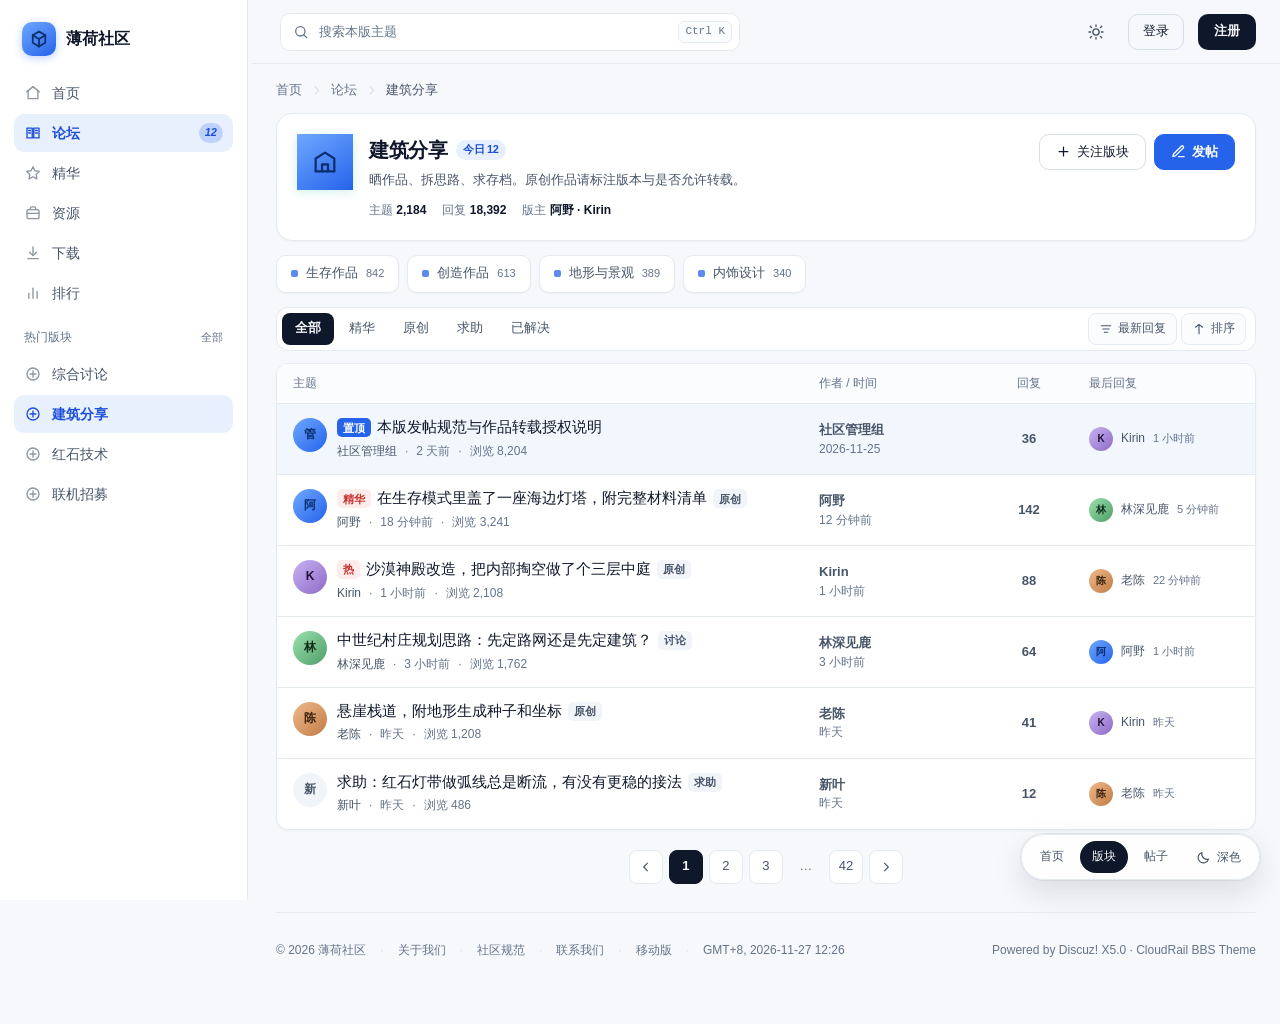
<file: preview/forum.html>
<!DOCTYPE html>
<html lang="zh-CN" data-mint-theme="light">
<head>
<meta charset="utf-8">
<meta name="viewport" content="width=device-width, initial-scale=1">
<title>版块列表 · CloudRail BBS 主题预览</title>
<link rel="stylesheet" href="assets/shell.css">
<style>
/* ---------- 版块头 ---------- */
.fhead{display:flex;align-items:flex-start;gap:16px;padding:20px;background:var(--surface);border:1px solid var(--line);border-radius:var(--lg);box-shadow:var(--sh-sm);margin-bottom:14px}
.fhead-ico{width:56px;height:56px;flex:0 0 56px;border-radius:var(--r-box);display:grid;place-items:center;background:linear-gradient(145deg,#6FA8FF,#2563EB);color:#0B2E6F;box-shadow:0 2px 10px rgba(97,202,184,.3)}
.fhead-ico svg{width:28px;height:28px;stroke:currentColor;fill:none;stroke-width:1.9;stroke-linecap:round;stroke-linejoin:round}
.fhead-body{flex:1;min-width:0}
.fhead h1{margin:0 0 4px;font-size:20px;font-weight:680;letter-spacing:-.015em;display:flex;align-items:center;gap:8px;flex-wrap:wrap}
.fhead .desc{margin:0 0 10px;font-size:13px;color:var(--text-2);line-height:1.6}
.fhead-stats{display:flex;flex-wrap:wrap;gap:16px;font-size:12px;color:var(--text-3)}
.fhead-stats b{color:var(--text);font-weight:600;font-variant-numeric:tabular-nums}
.fhead-actions{display:flex;gap:8px;flex:0 0 auto}
.btn{display:inline-flex;align-items:center;gap:6px;height:36px;padding:0 16px;border-radius:var(--r-md);border:1px solid var(--line-strong);background:var(--surface);color:var(--text);font-size:13px;font-weight:550;cursor:pointer;font-family:inherit;transition:background .15s var(--ease)}
.btn:hover{background:var(--hover)}
.btn.primary{background:var(--brand);border-color:var(--brand);color:#FFFFFF;font-weight:650}
.btn.primary:hover{filter:brightness(1.04)}
.btn svg{width:15px;height:15px;stroke:currentColor;fill:none;stroke-width:2;stroke-linecap:round;stroke-linejoin:round}

/* ---------- 子版块 ---------- */
.subs{display:flex;flex-wrap:wrap;gap:8px;margin-bottom:14px}
.sub{display:inline-flex;align-items:center;gap:8px;height:38px;padding:0 14px;border-radius:var(--r-md);background:var(--surface);border:1px solid var(--line);font-size:13px;color:var(--text-2);font-weight:500;box-shadow:var(--sh-sm)}
.sub:hover{border-color:var(--brand);color:var(--brand-ink)}
.sub .n{font-size:11px;color:var(--text-3);font-variant-numeric:tabular-nums}
.sub .d{width:7px;height:7px;border-radius:2px;background:var(--brand);opacity:.75}

/* ---------- 工具条 ---------- */
.toolbar{display:flex;align-items:center;gap:8px;padding:5px;background:var(--surface);border:1px solid var(--line);border-radius:var(--box);margin-bottom:12px;flex-wrap:wrap}
.seg{display:flex;gap:2px}
.seg span{display:inline-flex;align-items:center;height:32px;padding:0 13px;border-radius:var(--r-sm);font-size:13px;color:var(--text-2);font-weight:500;cursor:pointer;white-space:nowrap}
.seg span:hover{background:var(--hover);color:var(--text)}
.seg span.on{background:var(--text);color:var(--bg);font-weight:600}
.toolbar .right{margin-left:auto;display:flex;align-items:center;gap:4px;padding-right:4px}
.ico-sel{display:inline-flex;align-items:center;gap:5px;height:32px;padding:0 10px;border-radius:var(--r-sm);border:1px solid var(--line);background:var(--surface-2);color:var(--text-2);font-size:12px;cursor:pointer;font-family:inherit}
.ico-sel:hover{background:var(--hover)}
.ico-sel svg{width:14px;height:14px;stroke:currentColor;fill:none;stroke-width:1.9;stroke-linecap:round;stroke-linejoin:round}

/* ---------- 帖子列表 ---------- */
.threads{background:var(--surface);border:1px solid var(--line);border-radius:var(--box);box-shadow:var(--sh-sm);overflow:hidden}
.tr-head{display:grid;grid-template-columns:minmax(0,1fr) 150px 96px 150px;gap:12px;padding:10px 16px;border-bottom:1px solid var(--line);font-size:12px;color:var(--text-3);font-weight:500;background:var(--surface-2)}
.tr{display:grid;grid-template-columns:minmax(0,1fr) 150px 96px 150px;gap:12px;align-items:center;padding:13px 16px;border-bottom:1px solid var(--line);transition:background .12s var(--ease)}
.tr:last-child{border-bottom:0}
.tr:hover{background:var(--hover)}
.tr.pinned{background:color-mix(in srgb,var(--brand-soft) 55%,transparent)}
.tr.pinned:hover{background:var(--brand-soft)}
.tr-main{display:flex;align-items:flex-start;gap:10px;min-width:0}
.tr-av{width:34px;height:34px;flex:0 0 34px;border-radius:50%;display:grid;place-items:center;font-size:12px;font-weight:650;margin-top:1px}
.tr-txt{min-width:0;flex:1}
.tr-title{display:flex;align-items:center;gap:6px;flex-wrap:wrap;margin-bottom:3px}
.tr-title a{font-size:14.5px;font-weight:550;line-height:1.5;color:var(--text);overflow:hidden;text-overflow:ellipsis;white-space:nowrap;max-width:100%}
.tr:hover .tr-title a{color:var(--brand-ink)}
.badge{display:inline-flex;align-items:center;height:19px;padding:0 6px;border-radius:5px;font-size:10.5px;font-weight:700;line-height:1;flex:0 0 auto}
.badge.pin{background:var(--brand);color:#FFFFFF}
.badge.digest{background:var(--danger-soft);color:var(--danger)}
.badge.hot{background:var(--danger-soft);color:var(--danger)}
.badge.type{background:var(--hover);color:var(--text-2);font-weight:600}
.tr-sub{display:flex;align-items:center;gap:8px;font-size:12px;color:var(--text-3)}
.tr-sub .p{color:var(--text-2)}
.tr-col{font-size:12px;color:var(--text-3);font-variant-numeric:tabular-nums;line-height:1.5}
.tr-col b{display:block;font-size:13px;font-weight:600;color:var(--text-2)}
.tr-last{display:flex;align-items:center;gap:8px;min-width:0}
.tr-last .tr-av{width:24px;height:24px;flex-basis:24px;font-size:10px;margin:0}
.tr-last .who{font-size:12px;color:var(--text-2);overflow:hidden;text-overflow:ellipsis;white-space:nowrap}
.tr-last .when{font-size:11px;color:var(--text-3);white-space:nowrap}

/* ---------- 分页 ---------- */
.pager{display:flex;align-items:center;justify-content:center;gap:6px;padding:20px 0}
.pager a,.pager span{display:inline-flex;align-items:center;justify-content:center;min-width:34px;height:34px;padding:0 9px;border-radius:var(--r-sm);border:1px solid var(--line);background:var(--surface);color:var(--text-2);font-size:13px;font-variant-numeric:tabular-nums}
.pager a:hover{border-color:var(--brand);color:var(--brand-ink)}
.pager span.on{background:var(--text);border-color:var(--text);color:var(--bg);font-weight:600}
.pager .gap{border:0;background:transparent;color:var(--text-3)}

/* ---------- 右栏 ---------- */
.mods{display:flex;flex-wrap:wrap;gap:8px}
.mod{display:inline-flex;align-items:center;gap:6px;height:28px;padding:0 10px 0 4px;border-radius:999px;background:var(--surface-2);border:1px solid var(--line);font-size:12px;color:var(--text-2)}
.mod .avatar{width:22px;height:22px;font-size:9px}
.rules{font-size:12.5px;color:var(--text-3);line-height:1.75;margin:0;padding-left:18px}
.rules li{margin-bottom:6px}
.kv{display:flex;align-items:center;justify-content:space-between;padding:7px 0;font-size:13px;color:var(--text-2);border-bottom:1px solid var(--line)}
.kv:last-child{border-bottom:0}
.kv b{font-weight:600;color:var(--text);font-variant-numeric:tabular-nums}

@media (max-width:1100px){
  .tr-head{grid-template-columns:minmax(0,1fr) 90px}
  .tr{grid-template-columns:minmax(0,1fr) 90px}
  .tr-head .c3,.tr-head .c4,.tr .c3,.tr .c4{display:none}
}
@media (max-width:860px){
  .fhead{flex-wrap:wrap;padding:16px}
  .fhead-actions{width:100%}
  .fhead-actions .btn{flex:1;justify-content:center}
  .tr-head{display:none}
  .tr{grid-template-columns:minmax(0,1fr);gap:6px}
  .tr .c2,.tr .c3,.tr .c4{display:none}
  .tr-title a{white-space:normal}
}
</style>
</head>
<body>
<div class="app">
  <aside class="side">
    <div class="brand">
      <span class="brand-mark"><svg viewBox="0 0 24 24"><path d="m12 3 7.5 4.5v9L12 21l-7.5-4.5v-9z"/><path d="m12 12 7.5-4.5M12 12v9M12 12 4.5 7.5"/></svg></span>
      <span class="brand-txt">薄荷社区</span>
    </div>
    <nav class="nav">
      <a class="item" href="index.html"><svg viewBox="0 0 24 24"><path d="M3.5 10.5 12 3.5l8.5 7"/><path d="M5.5 9.5v10h13v-10"/></svg><span>首页</span></a>
      <a class="item on" href="forum.html"><svg viewBox="0 0 24 24"><path d="M4 5.5h7v13H4z"/><path d="M13 5.5h7v13h-7z"/><path d="M6.2 8.6h2.6M6.2 12h2.6M15.2 8.6h2.6M15.2 12h2.6"/></svg><span>论坛</span><i class="count">12</i></a>
      <a class="item" href="#"><svg viewBox="0 0 24 24"><path d="m12 3.6 2.6 5.4 5.9.8-4.3 4.1 1 5.9-5.2-2.8-5.2 2.8 1-5.9L3.5 9.8l5.9-.8z"/></svg><span>精华</span></a>
      <a class="item" href="#"><svg viewBox="0 0 24 24"><rect x="4" y="7.5" width="16" height="12" rx="2"/><path d="M8.5 7.5v-2a1.6 1.6 0 0 1 1.6-1.6h3.8a1.6 1.6 0 0 1 1.6 1.6v2"/><path d="M4 12.5h16"/></svg><span>资源</span></a>
      <a class="item" href="#"><svg viewBox="0 0 24 24"><path d="M12 4v11"/><path d="m7.5 11 4.5 4.5 4.5-4.5"/><path d="M5 19.5h14"/></svg><span>下载</span></a>
      <a class="item" href="#"><svg viewBox="0 0 24 24"><path d="M6.5 19v-6.5"/><path d="M12 19V5.5"/><path d="M17.5 19v-9"/></svg><span>排行</span></a>
    </nav>
    <div class="nav-label"><span>热门版块</span><a href="#">全部</a></div>
    <nav class="nav">
      <a class="item" href="#"><svg viewBox="0 0 24 24"><circle cx="12" cy="12" r="8"/><path d="M12 8v8M8 12h8"/></svg><span>综合讨论</span></a>
      <a class="item on" href="forum.html"><svg viewBox="0 0 24 24"><circle cx="12" cy="12" r="8"/><path d="M12 8v8M8 12h8"/></svg><span>建筑分享</span></a>
      <a class="item" href="#"><svg viewBox="0 0 24 24"><circle cx="12" cy="12" r="8"/><path d="M12 8v8M8 12h8"/></svg><span>红石技术</span></a>
      <a class="item" href="#"><svg viewBox="0 0 24 24"><circle cx="12" cy="12" r="8"/><path d="M12 8v8M8 12h8"/></svg><span>联机招募</span></a>
    </nav>
  </aside>

  <div class="main">
    <header class="top">
      <div class="search">
        <svg class="ico" viewBox="0 0 24 24"><circle cx="11" cy="11" r="7"/><path d="m16.5 16.5 4 4"/></svg>
        <input type="text" placeholder="搜索本版主题">
        <kbd>Ctrl K</kbd>
      </div>
      <div class="spacer"></div>
      <button class="top-btn" id="themeBtn" title="切换主题">
        <svg viewBox="0 0 24 24"><circle cx="12" cy="12" r="4.2"/><path d="M12 2.6v2.2M12 19.2v2.2M4.4 4.4l1.6 1.6M18 18l1.6 1.6M2.6 12h2.2M19.2 12h2.2M4.4 19.6 6 18M18 6l1.6-1.6"/></svg>
      </button>
      <a class="btn-ghost" href="login.html">登录</a>
      <a class="btn-solid" href="#">注册</a>
    </header>

    <main class="col">
      <div class="crumb">
        <a href="index.html">首页</a>
        <svg viewBox="0 0 24 24"><path d="m9 5 7 7-7 7"/></svg>
        <a href="forum.html">论坛</a>
        <svg viewBox="0 0 24 24"><path d="m9 5 7 7-7 7"/></svg>
        <span class="here">建筑分享</span>
      </div>

      <!-- 版块头 -->
      <div class="fhead">
        <span class="fhead-ico"><svg viewBox="0 0 24 24"><path d="M4 20V9l8-5 8 5v11"/><path d="M9.5 20v-6h5v6"/><path d="M4 20h16"/></svg></span>
        <div class="fhead-body">
          <h1>建筑分享 <span class="pill">今日 12</span></h1>
          <p class="desc">晒作品、拆思路、求存档。原创作品请标注版本与是否允许转载。</p>
          <div class="fhead-stats">
            <span>主题 <b>2,184</b></span>
            <span>回复 <b>18,392</b></span>
            <span>版主 <b>阿野 · Kirin</b></span>
          </div>
        </div>
        <div class="fhead-actions">
          <button class="btn"><svg viewBox="0 0 24 24"><path d="M12 5v14M5 12h14"/></svg>关注版块</button>
          <button class="btn primary"><svg viewBox="0 0 24 24"><path d="M12 20h9"/><path d="M16.5 3.5a2.1 2.1 0 0 1 3 3L7 19l-4 1 1-4z"/></svg>发帖</button>
        </div>
      </div>

      <!-- 子版块 -->
      <div class="subs">
        <a class="sub" href="#"><i class="d"></i>生存作品<span class="n">842</span></a>
        <a class="sub" href="#"><i class="d"></i>创造作品<span class="n">613</span></a>
        <a class="sub" href="#"><i class="d"></i>地形与景观<span class="n">389</span></a>
        <a class="sub" href="#"><i class="d"></i>内饰设计<span class="n">340</span></a>
      </div>

      <!-- 工具条 -->
      <div class="toolbar">
        <div class="seg">
          <span class="on">全部</span><span>精华</span><span>原创</span><span>求助</span><span>已解决</span>
        </div>
        <div class="right">
          <button class="ico-sel"><svg viewBox="0 0 24 24"><path d="M4 6.5h16M6.5 12h11M9 17.5h6"/></svg>最新回复</button>
          <button class="ico-sel"><svg viewBox="0 0 24 24"><path d="M12 4v16M6 9l6-5 6 5"/></svg>排序</button>
        </div>
      </div>

      <!-- 列表 -->
      <div class="threads">
        <div class="tr-head">
          <span>主题</span>
          <span class="c2">作者 / 时间</span>
          <span class="c3" style="text-align:center">回复</span>
          <span class="c4">最后回复</span>
        </div>

        <div class="tr pinned">
          <div class="tr-main">
            <span class="tr-av" style="background:linear-gradient(135deg,#6FA8FF,#2563EB);color:#0B2E6F">管</span>
            <div class="tr-txt">
              <div class="tr-title">
                <span class="badge pin">置顶</span>
                <a href="thread.html">本版发帖规范与作品转载授权说明</a>
              </div>
              <div class="tr-sub"><span class="p">社区管理组</span><span>·</span><span>2 天前</span><span>·</span><span>浏览 8,204</span></div>
            </div>
          </div>
          <div class="tr-col c2"><b>社区管理组</b>2026-11-25</div>
          <div class="tr-col c3" style="text-align:center"><b>36</b></div>
          <div class="tr-last c4">
            <span class="tr-av" style="background:linear-gradient(135deg,#C7B3F2,#8E6AC7);color:#241338">K</span>
            <span class="who">Kirin</span>
            <span class="when">1 小时前</span>
          </div>
        </div>

        <div class="tr">
          <div class="tr-main">
            <span class="tr-av" style="background:linear-gradient(135deg,#6FA8FF,#2563EB);color:#0B2E6F">阿</span>
            <div class="tr-txt">
              <div class="tr-title">
                <span class="badge digest">精华</span>
                <a href="thread.html">在生存模式里盖了一座海边灯塔，附完整材料清单</a>
                <span class="badge type">原创</span>
              </div>
              <div class="tr-sub"><span class="p">阿野</span><span>·</span><span>18 分钟前</span><span>·</span><span>浏览 3,241</span></div>
            </div>
          </div>
          <div class="tr-col c2"><b>阿野</b>12 分钟前</div>
          <div class="tr-col c3" style="text-align:center"><b>142</b></div>
          <div class="tr-last c4">
            <span class="tr-av" style="background:linear-gradient(135deg,#9BE0AE,#4F9E68);color:#0F2A18">林</span>
            <span class="who">林深见鹿</span>
            <span class="when">5 分钟前</span>
          </div>
        </div>

        <div class="tr">
          <div class="tr-main">
            <span class="tr-av" style="background:linear-gradient(135deg,#C7B3F2,#8E6AC7);color:#241338">K</span>
            <div class="tr-txt">
              <div class="tr-title">
                <span class="badge hot">热</span>
                <a href="thread.html">沙漠神殿改造，把内部掏空做了个三层中庭</a>
                <span class="badge type">原创</span>
              </div>
              <div class="tr-sub"><span class="p">Kirin</span><span>·</span><span>1 小时前</span><span>·</span><span>浏览 2,108</span></div>
            </div>
          </div>
          <div class="tr-col c2"><b>Kirin</b>1 小时前</div>
          <div class="tr-col c3" style="text-align:center"><b>88</b></div>
          <div class="tr-last c4">
            <span class="tr-av" style="background:linear-gradient(135deg,#F0B98A,#C07C46);color:#3A2410">陈</span>
            <span class="who">老陈</span>
            <span class="when">22 分钟前</span>
          </div>
        </div>

        <div class="tr">
          <div class="tr-main">
            <span class="tr-av" style="background:linear-gradient(135deg,#9BE0AE,#4F9E68);color:#0F2A18">林</span>
            <div class="tr-txt">
              <div class="tr-title">
                <a href="thread.html">中世纪村庄规划思路：先定路网还是先定建筑？</a>
                <span class="badge type">讨论</span>
              </div>
              <div class="tr-sub"><span class="p">林深见鹿</span><span>·</span><span>3 小时前</span><span>·</span><span>浏览 1,762</span></div>
            </div>
          </div>
          <div class="tr-col c2"><b>林深见鹿</b>3 小时前</div>
          <div class="tr-col c3" style="text-align:center"><b>64</b></div>
          <div class="tr-last c4">
            <span class="tr-av" style="background:linear-gradient(135deg,#6FA8FF,#2563EB);color:#0B2E6F">阿</span>
            <span class="who">阿野</span>
            <span class="when">1 小时前</span>
          </div>
        </div>

        <div class="tr">
          <div class="tr-main">
            <span class="tr-av" style="background:linear-gradient(135deg,#F0B98A,#C07C46);color:#3A2410">陈</span>
            <div class="tr-txt">
              <div class="tr-title">
                <a href="thread.html">悬崖栈道，附地形生成种子和坐标</a>
                <span class="badge type">原创</span>
              </div>
              <div class="tr-sub"><span class="p">老陈</span><span>·</span><span>昨天</span><span>·</span><span>浏览 1,208</span></div>
            </div>
          </div>
          <div class="tr-col c2"><b>老陈</b>昨天</div>
          <div class="tr-col c3" style="text-align:center"><b>41</b></div>
          <div class="tr-last c4">
            <span class="tr-av" style="background:linear-gradient(135deg,#C7B3F2,#8E6AC7);color:#241338">K</span>
            <span class="who">Kirin</span>
            <span class="when">昨天</span>
          </div>
        </div>

        <div class="tr">
          <div class="tr-main">
            <span class="tr-av" style="background:var(--hover);color:var(--text-2)">新</span>
            <div class="tr-txt">
              <div class="tr-title">
                <a href="thread.html">求助：红石灯带做弧线总是断流，有没有更稳的接法</a>
                <span class="badge type">求助</span>
              </div>
              <div class="tr-sub"><span class="p">新叶</span><span>·</span><span>昨天</span><span>·</span><span>浏览 486</span></div>
            </div>
          </div>
          <div class="tr-col c2"><b>新叶</b>昨天</div>
          <div class="tr-col c3" style="text-align:center"><b>12</b></div>
          <div class="tr-last c4">
            <span class="tr-av" style="background:linear-gradient(135deg,#F0B98A,#C07C46);color:#3A2410">陈</span>
            <span class="who">老陈</span>
            <span class="when">昨天</span>
          </div>
        </div>
      </div>

      <div class="pager">
        <a href="#"><svg width="14" height="14" viewBox="0 0 24 24" fill="none" stroke="currentColor" stroke-width="2"><path d="m15 5-7 7 7 7"/></svg></a>
        <span class="on">1</span>
        <a href="#">2</a>
        <a href="#">3</a>
        <span class="gap">…</span>
        <a href="#">42</a>
        <a href="#"><svg width="14" height="14" viewBox="0 0 24 24" fill="none" stroke="currentColor" stroke-width="2"><path d="m9 5 7 7-7 7"/></svg></a>
      </div>

      <footer class="foot">
        <span>© 2026 薄荷社区</span><span class="sep">·</span>
        <a href="#">关于我们</a><span class="sep">·</span>
        <a href="#">社区规范</a><span class="sep">·</span>
        <a href="#">联系我们</a><span class="sep">·</span>
        <a href="#">移动版</a>
        <span class="sep">·</span>
        <span>GMT+8, 2026-11-27 12:26</span>
        <span style="margin-left:auto">Powered by Discuz! X5.0 · CloudRail BBS Theme</span>
      </footer>
    </main>

    <aside class="rail">
      <div class="rcard">
        <div class="rhead"><h3>版块信息</h3></div>
        <div style="display:flex;flex-direction:column">
          <div class="kv"><span style="color:var(--text-3)">主题</span><b>2,184</b></div>
          <div class="kv"><span style="color:var(--text-3)">回复</span><b>18,392</b></div>
          <div class="kv"><span style="color:var(--text-3)">今日</span><b>12</b></div>
          <div class="kv"><span style="color:var(--text-3)">最后发表</span><b>5 分钟前</b></div>
        </div>
      </div>

      <div class="rcard">
        <div class="rhead"><h3>版主</h3><a href="#">申请</a></div>
        <div class="mods">
          <span class="mod"><span class="avatar" style="background:linear-gradient(135deg,#6FA8FF,#2563EB);color:#0B2E6F">阿</span>阿野</span>
          <span class="mod"><span class="avatar" style="background:linear-gradient(135deg,#C7B3F2,#8E6AC7);color:#241338">K</span>Kirin</span>
        </div>
      </div>

      <div class="rcard">
        <div class="rhead"><h3>本版规则</h3></div>
        <ul class="rules">
          <li>原创作品请在标题标注版本号</li>
          <li>转载需获得作者授权并注明来源</li>
          <li>存档分享请勿包含他人作品</li>
          <li>求助帖请说明已尝试过的方案</li>
        </ul>
      </div>

      <div class="rcard">
        <div class="rhead"><h3>相邻版块</h3></div>
        <div style="display:flex;flex-direction:column;gap:2px">
          <a class="sub" href="#" style="width:100%;justify-content:flex-start;box-shadow:none;border-color:transparent"><i class="d"></i>综合讨论<span class="n" style="margin-left:auto">3,102</span></a>
          <a class="sub" href="#" style="width:100%;justify-content:flex-start;box-shadow:none;border-color:transparent"><i class="d"></i>红石技术<span class="n" style="margin-left:auto">1,486</span></a>
          <a class="sub" href="#" style="width:100%;justify-content:flex-start;box-shadow:none;border-color:transparent"><i class="d"></i>联机招募<span class="n" style="margin-left:auto">672</span></a>
        </div>
      </div>
    </aside>
  </div>
</div>

<div class="demo-bar">
  <a href="index.html">首页</a>
  <a href="forum.html" class="on">版块</a>
  <a href="thread.html">帖子</a>
  <button id="btnTheme">
    <svg viewBox="0 0 24 24"><path d="M20 14.5A8.5 8.5 0 0 1 9.5 4 8.5 8.5 0 1 0 20 14.5z"/></svg>
    深色
  </button>
</div>

<script>
(function(){
  var root=document.documentElement, btn=document.getElementById('btnTheme');
  function isDark(){return root.getAttribute('data-mint-theme')==='dark'}
  function set(m){root.setAttribute('data-mint-theme',m);btn.lastChild.textContent=m==='dark'?'浅色':'深色';}
  document.getElementById('themeBtn').onclick=function(){set(isDark()?'light':'dark')};
  btn.onclick=function(){set(isDark()?'light':'dark')};
  document.addEventListener('keydown',function(e){
    if((e.ctrlKey||e.metaKey)&&(e.key==='k'||e.key==='K')){e.preventDefault();var i=document.querySelector('.search input');if(i){i.focus();i.select();}}
  });
})();
</script>
</body>
</html>
</file>
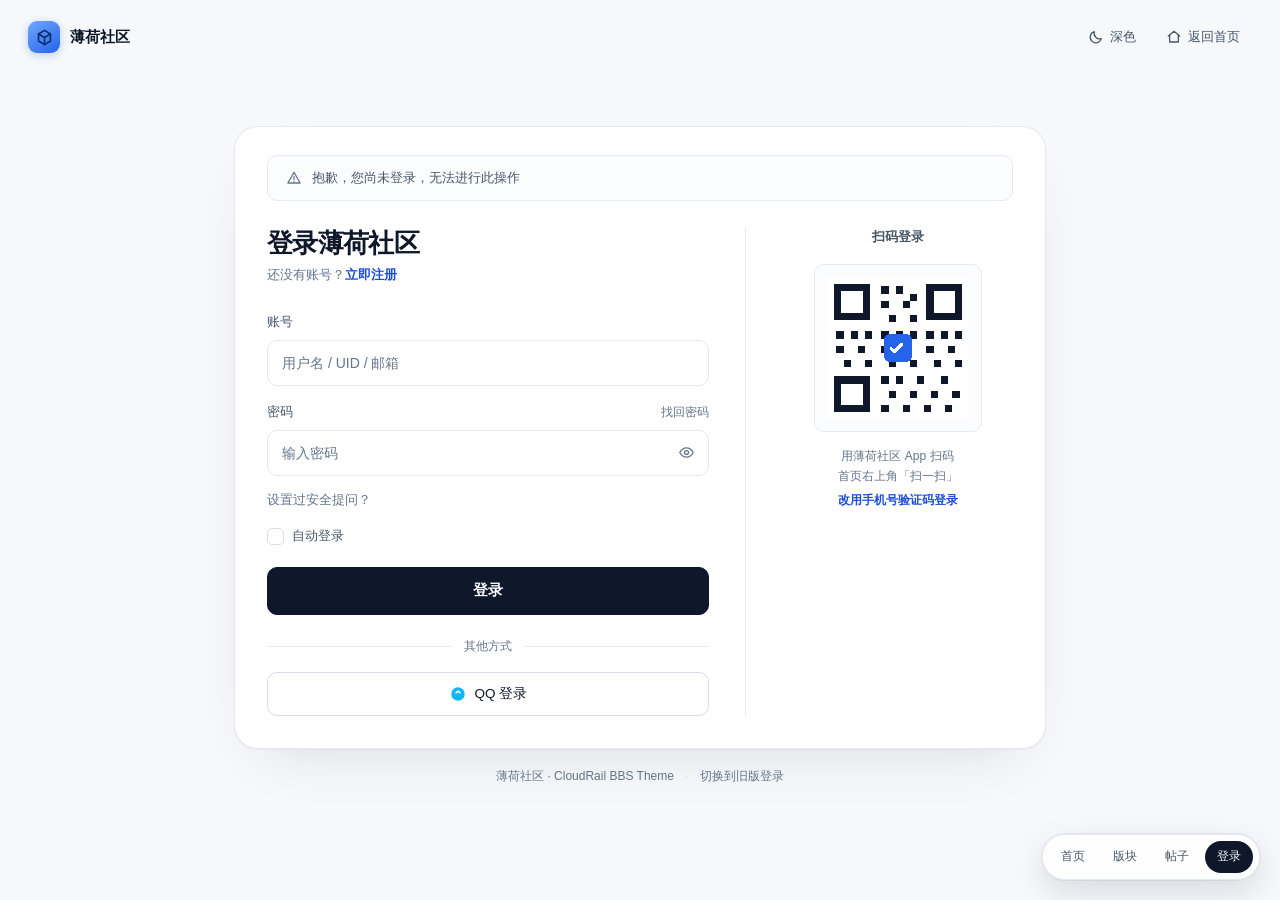
<file: preview/login.html>
<!DOCTYPE html>
<html lang="zh-CN" data-mint-theme="light">
<head>
<meta charset="utf-8">
<meta name="viewport" content="width=device-width, initial-scale=1">
<title>登录 · CloudRail BBS 主题预览</title>
<link rel="stylesheet" href="assets/shell.css">
<style>
body{background:var(--bg)}
/* 顶栏（极简版） */
.auth-top{display:flex;align-items:center;gap:10px;padding:20px 28px}
.auth-brand{display:flex;align-items:center;gap:10px}
.auth-brand .brand-mark{width:32px;height:32px;flex:0 0 32px;border-radius:9px}
.auth-brand .brand-mark svg{width:19px;height:19px}
.auth-brand span{font-size:15px;font-weight:650;letter-spacing:-.01em}
.auth-top .right{margin-left:auto;display:flex;align-items:center;gap:6px}
.icon-act{display:inline-flex;align-items:center;gap:6px;height:34px;padding:0 12px;border-radius:var(--r-md);border:0;background:transparent;color:var(--text-2);font-size:13px;font-weight:500;cursor:pointer;font-family:inherit}
.icon-act:hover{background:var(--hover);color:var(--text)}
.icon-act svg{width:16px;height:16px;stroke:currentColor;fill:none;stroke-width:1.9;stroke-linecap:round;stroke-linejoin:round}

/* 主体 */
.auth-wrap{display:flex;flex-direction:column;align-items:center;justify-content:center;padding:8px 24px 40px;min-height:calc(100vh - 76px)}

.card{width:100%;max-width:812px;background:var(--surface);border:1px solid var(--line);border-radius:24px;box-shadow:0 1px 2px rgba(17,20,19,.04),0 24px 60px -32px rgba(17,20,19,.16);padding:28px 32px 32px;box-sizing:border-box}

/* 顶部提示 */
.notice{display:flex;align-items:center;gap:10px;height:46px;padding:0 18px;border-radius:var(--r-md);background:var(--surface-2);border:1px solid var(--line);font-size:13px;color:var(--text-2);margin-bottom:26px}
.notice svg{width:16px;height:16px;stroke:var(--text-3);fill:none;stroke-width:1.9;stroke-linecap:round;stroke-linejoin:round;flex:0 0 16px}

/* 两栏 */
.cols{display:grid;grid-template-columns:minmax(0,1fr) 268px;gap:36px}

.title{margin:0 0 6px;font-size:26px;font-weight:700;letter-spacing:-.025em;line-height:1.25}
.subtitle{font-size:13px;color:var(--text-3);margin:0 0 26px}
.subtitle a{color:var(--brand-ink);font-weight:600}
.subtitle a:hover{text-decoration:underline}

.field{margin-bottom:16px}
.label{display:flex;align-items:center;justify-content:space-between;font-size:13px;font-weight:500;color:var(--text-2);margin-bottom:7px}
.label a{font-size:12px;color:var(--text-3)}
.label a:hover{color:var(--brand-ink)}
.input{width:100%;height:46px;padding:0 14px;border-radius:var(--r-md);border:1px solid var(--line);background:var(--surface);color:var(--text);font-size:14px;font-family:inherit;box-sizing:border-box;transition:border-color .2s var(--ease),box-shadow .2s var(--ease)}
.input::placeholder{color:var(--text-3)}
.input:focus{outline:none;border-color:var(--brand);box-shadow:0 0 0 3px var(--ring)}
.pw-wrap{position:relative}
.pw-wrap .input{padding-right:46px}
.pw-eye{position:absolute;right:6px;top:50%;transform:translateY(-50%);width:34px;height:34px;display:grid;place-items:center;border:0;border-radius:var(--r-sm);background:transparent;color:var(--text-3);cursor:pointer}
.pw-eye:hover{background:var(--hover);color:var(--text)}
.pw-eye svg{width:17px;height:17px;stroke:currentColor;fill:none;stroke-width:1.8;stroke-linecap:round;stroke-linejoin:round}

.check{display:flex;align-items:center;gap:8px;font-size:13px;color:var(--text-2);margin:0 0 20px;cursor:pointer;user-select:none}
.sq-link{display:inline-block;font-size:12.5px;color:var(--text-3);margin:0 0 16px}
.sq-link:hover{color:var(--brand-ink)}
.check input{appearance:none;width:17px;height:17px;border-radius:5px;border:1.5px solid var(--line-strong);background:var(--surface);cursor:pointer;position:relative;flex:0 0 17px;margin:0;transition:background .15s var(--ease),border-color .15s var(--ease)}
.check input:checked{background:var(--brand);border-color:var(--brand)}
.check input:checked::after{content:"";position:absolute;left:4.5px;top:1.5px;width:5px;height:9px;border:2px solid #FFFFFF;border-top:0;border-left:0;transform:rotate(42deg)}
.check a{color:var(--text-3);font-size:12px}

.submit{width:100%;height:48px;border-radius:var(--r-md);border:1px solid var(--text);background:var(--text);color:var(--bg);font-size:14.5px;font-weight:650;cursor:pointer;font-family:inherit;transition:opacity .15s var(--ease),transform .15s var(--ease)}
.submit:hover{opacity:.92}
.submit:active{transform:scale(.995)}

.divider{display:flex;align-items:center;gap:12px;margin:22px 0 16px;font-size:12px;color:var(--text-3)}
.divider::before,.divider::after{content:"";height:1px;background:var(--line);flex:1}

.oauth{display:flex;align-items:center;justify-content:center;gap:8px;width:100%;height:44px;border-radius:var(--r-md);border:1px solid var(--line-strong);background:var(--surface);color:var(--text);font-size:13.5px;font-weight:500;cursor:pointer;font-family:inherit;transition:background .15s var(--ease)}
.oauth:hover{background:var(--hover)}
.oauth svg{width:18px;height:18px;flex:0 0 18px}

/* 扫码栏 */
.scan{border-left:1px solid var(--line);padding-left:36px;display:flex;flex-direction:column;align-items:center;text-align:center}
.scan h3{margin:0 0 16px;font-size:13px;font-weight:600;color:var(--text-2)}
.qr{width:168px;height:168px;border-radius:var(--r-md);background:var(--surface-2);border:1px solid var(--line);display:grid;place-items:center;padding:12px;box-sizing:border-box}
.qr svg{width:100%;height:100%;display:block}
.scan p{margin:14px 0 0;font-size:12px;color:var(--text-3);line-height:1.7}
.scan .alt{margin-top:4px;font-size:12px}
.scan .alt a{color:var(--brand-ink);font-weight:600}

/* 页脚 */
.auth-foot{padding:18px 0 28px;text-align:center;font-size:12px;color:var(--text-3)}
.auth-foot .sep{margin:0 8px;color:var(--line-strong)}
.auth-foot a{color:var(--text-3)}
.auth-foot a:hover{color:var(--brand-ink)}

.demo-bar{bottom:20px}
@media (max-width:820px){
  .card{padding:22px 18px 24px;border-radius:18px}
  .cols{grid-template-columns:minmax(0,1fr);gap:0}
  .scan{border-left:0;border-top:1px solid var(--line);padding:24px 0 0;margin-top:24px}
  .title{font-size:21px}
  .auth-top{padding:14px 16px}
}
</style>
</head>
<body>

<header class="auth-top">
  <a class="auth-brand" href="index.html">
    <span class="brand-mark"><svg viewBox="0 0 24 24"><path d="m12 3 7.5 4.5v9L12 21l-7.5-4.5v-9z"/><path d="m12 12 7.5-4.5M12 12v9M12 12 4.5 7.5"/></svg></span>
    <span>薄荷社区</span>
  </a>
  <div class="right">
    <button class="icon-act" id="themeBtn">
      <svg viewBox="0 0 24 24"><path d="M20 14.5A8.5 8.5 0 0 1 9.5 4 8.5 8.5 0 1 0 20 14.5z"/></svg>
      <span id="themeLbl">深色</span>
    </button>
    <a class="icon-act" href="index.html">
      <svg viewBox="0 0 24 24"><path d="M3.5 10.5 12 3.5l8.5 7"/><path d="M5.5 9.5v10h13v-10"/></svg>
      返回首页
    </a>
  </div>
</header>

<div class="auth-wrap">
  <div class="card">
    <div class="notice">
      <svg viewBox="0 0 24 24"><path d="M12 3.5 2.8 19.5h18.4z"/><path d="M12 10v4.2"/><circle cx="12" cy="17.2" r=".9" fill="currentColor" stroke="none"/></svg>
      抱歉，您尚未登录，无法进行此操作
    </div>

    <div class="cols">
      <div class="form">
        <h1 class="title">登录薄荷社区</h1>
        <p class="subtitle">还没有账号？<a href="#">立即注册</a></p>

        <div class="field">
          <div class="label"><span>账号</span></div>
          <input class="input" type="text" placeholder="用户名 / UID / 邮箱" autocomplete="username">
        </div>

        <div class="field" style="margin-bottom:12px">
          <div class="label"><span>密码</span><a href="#">找回密码</a></div>
          <div class="pw-wrap">
            <input class="input" type="password" placeholder="输入密码" autocomplete="current-password">
            <button class="pw-eye" type="button" title="显示密码">
              <svg viewBox="0 0 24 24"><path d="M2.5 12S6 5.5 12 5.5 21.5 12 21.5 12 18 18.5 12 18.5 2.5 12 2.5 12z"/><circle cx="12" cy="12" r="2.8"/></svg>
            </button>
          </div>
        </div>

        <a href="#" class="sq-link">设置过安全提问？</a>

        <label class="check">
          <input type="checkbox">
          自动登录
        </label>

        <button class="submit">登录</button>

        <div class="divider">其他方式</div>

        <button class="oauth">
          <svg viewBox="0 0 24 24"><circle cx="12" cy="12" r="9" fill="#12B7F5"/><path d="M8.6 10.2c.7-1.9 2-3 3.4-3s2.7 1.1 3.4 3c.2.5.1 1-.2 1.2-.3.2-.7.1-1-.2-.6-.7-1.4-1.1-2.2-1.1s-1.6.4-2.2 1.1c-.3.3-.7.4-1 .2-.3-.2-.4-.7-.2-1.2z" fill="#fff"/></svg>
          QQ 登录
        </button>
      </div>

      <div class="scan">
        <h3>扫码登录</h3>
        <div class="qr">
          <svg viewBox="0 0 120 120" shape-rendering="crispEdges" aria-label="登录二维码">
            <rect width="120" height="120" fill="#fff"/>
            <g fill="var(--text)">
              <!-- 定位角 -->
              <path d="M6 6h30v30H6zM12 12h18v18H12z" fill-rule="evenodd"/>
              <path d="M84 6h30v30H84zM90 12h18v18H90z" fill-rule="evenodd"/>
              <path d="M6 84h30v30H6zM12 90h18v18H12z" fill-rule="evenodd"/>
              <!-- 数据点 -->
              <rect x="46" y="8" width="6" height="6"/><rect x="58" y="8" width="6" height="6"/><rect x="70" y="14" width="6" height="6"/>
              <rect x="46" y="20" width="6" height="6"/><rect x="64" y="20" width="6" height="6"/>
              <rect x="52" y="32" width="6" height="6"/><rect x="70" y="32" width="6" height="6"/>
              <rect x="8" y="46" width="6" height="6"/><rect x="20" y="46" width="6" height="6"/><rect x="32" y="46" width="6" height="6"/>
              <rect x="46" y="46" width="6" height="6"/><rect x="58" y="46" width="6" height="6"/><rect x="70" y="46" width="6" height="6"/><rect x="84" y="46" width="6" height="6"/><rect x="96" y="46" width="6" height="6"/><rect x="108" y="46" width="6" height="6"/>
              <rect x="8" y="58" width="6" height="6"/><rect x="26" y="58" width="6" height="6"/><rect x="46" y="58" width="6" height="6"/><rect x="64" y="58" width="6" height="6"/><rect x="84" y="58" width="6" height="6"/><rect x="102" y="58" width="6" height="6"/>
              <rect x="14" y="70" width="6" height="6"/><rect x="32" y="70" width="6" height="6"/><rect x="52" y="70" width="6" height="6"/><rect x="70" y="70" width="6" height="6"/><rect x="90" y="70" width="6" height="6"/><rect x="108" y="70" width="6" height="6"/>
              <rect x="46" y="84" width="6" height="6"/><rect x="58" y="84" width="6" height="6"/><rect x="76" y="84" width="6" height="6"/><rect x="96" y="84" width="6" height="6"/>
              <rect x="52" y="96" width="6" height="6"/><rect x="70" y="96" width="6" height="6"/><rect x="88" y="96" width="6" height="6"/><rect x="106" y="96" width="6" height="6"/>
              <rect x="46" y="108" width="6" height="6"/><rect x="64" y="108" width="6" height="6"/><rect x="82" y="108" width="6" height="6"/><rect x="100" y="108" width="6" height="6"/>
            </g>
            <rect x="48" y="48" width="24" height="24" rx="6" fill="var(--brand)"/>
            <path d="m54 60 3 3 6-6" stroke="#FFFFFF" stroke-width="2.4" fill="none" stroke-linecap="round" stroke-linejoin="round"/>
          </svg>
        </div>
        <p>用薄荷社区 App 扫码<br>首页右上角「扫一扫」</p>
        <div class="alt"><a href="#">改用手机号验证码登录</a></div>
      </div>
    </div>
  </div>

  <div class="auth-foot">
    <a href="index.html">薄荷社区 · CloudRail BBS Theme</a>
    <span class="sep">·</span>
    <a href="#">切换到旧版登录</a>
  </div>
</div>

<div class="demo-bar">
  <a href="index.html">首页</a>
  <a href="forum.html">版块</a>
  <a href="thread.html">帖子</a>
  <a href="login.html" class="on">登录</a>
</div>

<script>
(function(){
  var root=document.documentElement, lbl=document.getElementById('themeLbl');
  function isDark(){return root.getAttribute('data-mint-theme')==='dark'}
  function set(m){root.setAttribute('data-mint-theme',m);lbl.textContent=m==='dark'?'浅色':'深色';}
  document.getElementById('themeBtn').onclick=function(){set(isDark()?'light':'dark')};
})();
</script>
</body>
</html>
</file>
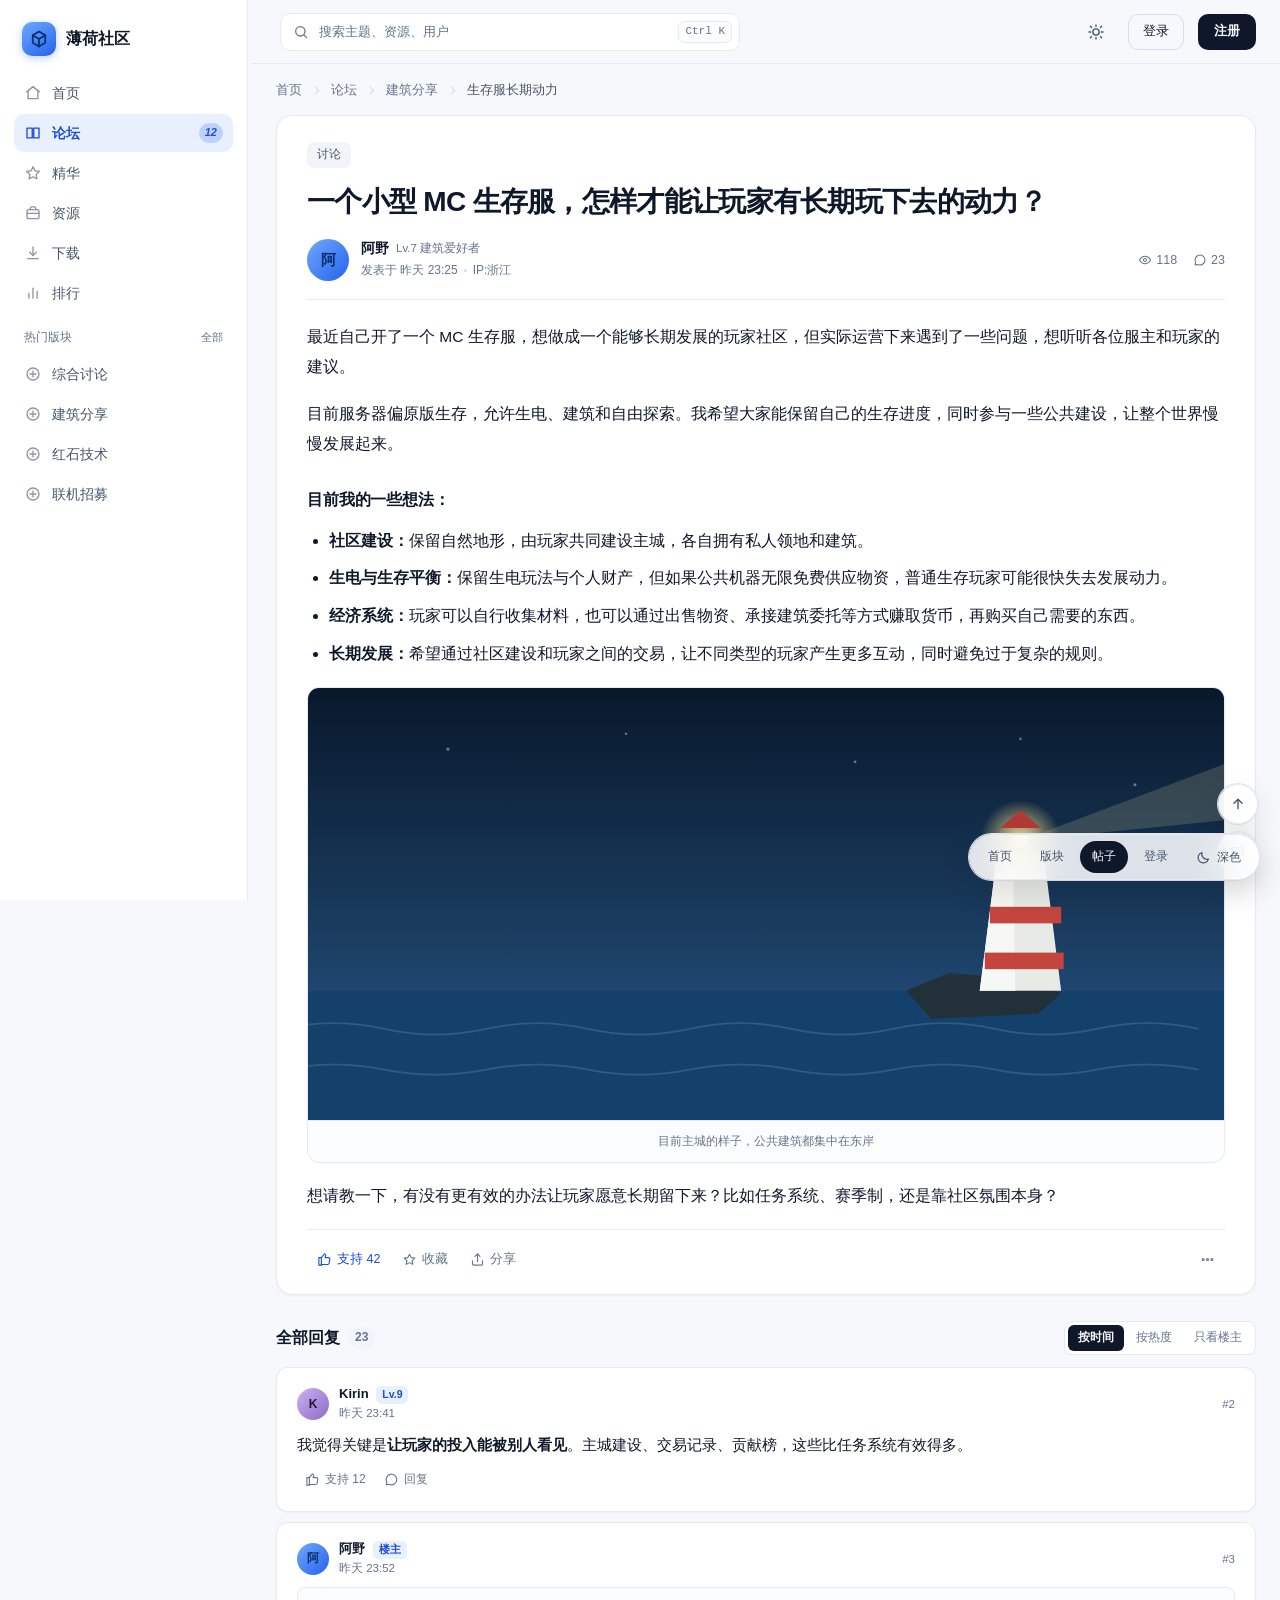
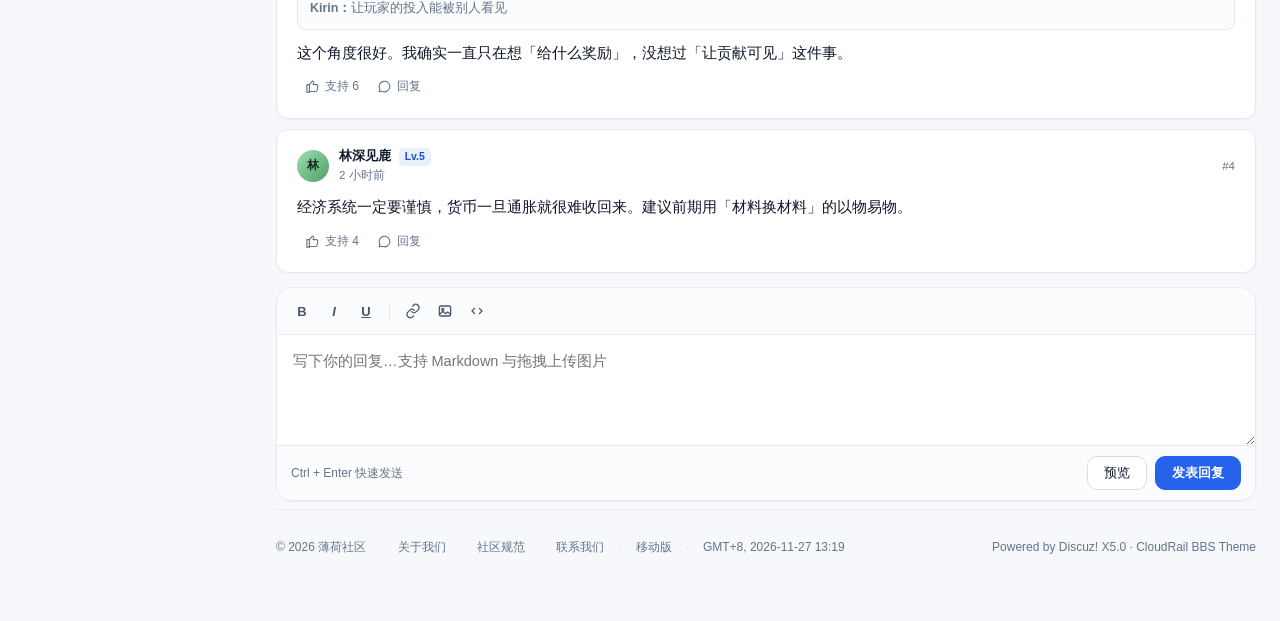
<file: preview/thread.html>
<!DOCTYPE html>
<html lang="zh-CN" data-mint-theme="light">
<head>
<meta charset="utf-8">
<meta name="viewport" content="width=device-width, initial-scale=1">
<title>帖子详情 · CloudRail BBS 主题预览</title>
<link rel="stylesheet" href="assets/shell.css">
<style>
.crumb{display:flex;align-items:center;gap:8px;padding:16px 0 14px;font-size:13px;color:var(--text-3);flex-wrap:wrap}
.crumb a{color:var(--text-3)}.crumb a:hover{color:var(--brand-ink)}
.crumb svg{width:13px;height:13px;stroke:var(--line-strong);fill:none;stroke-width:2}
.crumb .here{color:var(--text-2)}

/* 单栏主帖卡 */
.post{background:var(--surface);border:1px solid var(--line);border-radius:var(--lg);box-shadow:var(--sh-sm);padding:26px 30px 20px;margin-bottom:14px}
.post-tag{display:inline-flex;align-items:center;height:26px;padding:0 10px;border-radius:7px;background:var(--hover);color:var(--text-2);font-size:12px;font-weight:500}
.post-h1{margin:14px 0 18px;font-size:28px;line-height:1.4;letter-spacing:-.025em;font-weight:700;color:var(--text)}
.post-auth{display:flex;align-items:center;gap:12px;padding-bottom:18px;border-bottom:1px solid var(--line);margin-bottom:22px}
.post-auth .avatar{width:42px;height:42px;flex:0 0 42px;font-size:15px}
.auth-name{display:flex;align-items:center;gap:7px;font-size:14px;font-weight:650;line-height:1.35}
.auth-lv{font-size:11.5px;font-weight:500;color:var(--text-3)}
.auth-sub{font-size:12px;color:var(--text-3);margin-top:3px;display:flex;align-items:center;gap:6px;flex-wrap:wrap}
.auth-sub .dot{width:3px;height:3px;border-radius:50%;background:var(--line-strong)}
.auth-stats{margin-left:auto;display:flex;align-items:center;gap:16px;font-size:12.5px;color:var(--text-3);font-variant-numeric:tabular-nums}
.auth-stats span{display:inline-flex;align-items:center;gap:4px}
.auth-stats svg{width:14px;height:14px;stroke:currentColor;fill:none;stroke-width:1.8;stroke-linecap:round;stroke-linejoin:round}

.post-body{font-size:15.5px;line-height:1.92;color:var(--text)}
.post-body p{margin:0 0 18px}
.post-body strong{font-weight:650}
.post-body h2{font-size:16px;font-weight:650;margin:26px 0 10px;letter-spacing:-.01em}
.post-body ul{margin:0 0 18px;padding-left:22px}
.post-body li{margin-bottom:8px}
.post-body code{font-family:var(--mono);font-size:13px;background:var(--hover);padding:2px 6px;border-radius:5px;color:var(--brand-ink)}
.post-body .img-wrap{margin:0 0 18px;border-radius:var(--box);overflow:hidden;border:1px solid var(--line);background:var(--surface-2)}
.post-body .img-wrap svg{display:block;width:100%;height:auto}
.post-body figcaption{font-size:12px;color:var(--text-3);padding:9px 12px;border-top:1px solid var(--line);text-align:center}

.post-foot{display:flex;align-items:center;gap:2px;padding-top:14px;margin-top:6px;border-top:1px solid var(--line);flex-wrap:wrap}
.pf{display:inline-flex;align-items:center;gap:5px;height:30px;padding:0 10px;border-radius:var(--r-sm);border:0;background:transparent;color:var(--text-3);font-size:12.5px;cursor:pointer;font-family:inherit}
.pf:hover{background:var(--hover);color:var(--text)}
.pf.like{color:var(--brand-ink)}
.pf svg{width:15px;height:15px;stroke:currentColor;fill:none;stroke-width:1.8;stroke-linecap:round;stroke-linejoin:round}
.pf-right{margin-left:auto;display:flex;gap:2px}

.reply-head{display:flex;align-items:center;justify-content:space-between;margin:26px 0 12px}
.reply-head h2{margin:0;font-size:16px;font-weight:650;display:flex;align-items:center;gap:8px}
.reply-head .n{font-size:12px;font-weight:600;color:var(--text-3);background:var(--hover);padding:1px 7px;border-radius:999px}
.reply-head .sort{display:flex;gap:2px;padding:3px;background:var(--surface);border:1px solid var(--line);border-radius:var(--r-sm)}
.reply-head .sort span{height:26px;display:inline-flex;align-items:center;padding:0 10px;border-radius:6px;font-size:12px;color:var(--text-3)}
.reply-head .sort span.on{background:var(--text);color:var(--bg);font-weight:600}

.rep{background:var(--surface);border:1px solid var(--line);border-radius:var(--box);box-shadow:var(--sh-sm);padding:18px 20px;margin-bottom:10px}
.rep-top{display:flex;align-items:center;gap:10px;margin-bottom:10px}
.rep-top .avatar{width:32px;height:32px;flex:0 0 32px;font-size:12px}
.rep-name{font-size:13px;font-weight:650;line-height:1.3}
.rep-badge{display:inline-flex;align-items:center;height:18px;padding:0 6px;border-radius:5px;background:var(--brand-soft);color:var(--brand-ink);font-size:10.5px;font-weight:700;margin-left:4px}
.rep-time{font-size:11.5px;color:var(--text-3)}
.rep-floor{margin-left:auto;font-size:11.5px;color:var(--text-3);font-variant-numeric:tabular-nums}
.rep-text{font-size:14.5px;line-height:1.8;margin:0}
.rep-quote{margin:0 0 10px;padding:10px 12px;border-radius:var(--r-sm);background:var(--surface-2);border:1px solid var(--line);font-size:12.5px;color:var(--text-3);line-height:1.65}
.rep-foot{display:flex;align-items:center;gap:2px;margin-top:8px}
.rep-foot .pf{height:26px;font-size:12px;padding:0 8px}

.editor{background:var(--surface);border:1px solid var(--line);border-radius:var(--lg);box-shadow:var(--sh-sm);overflow:hidden;margin-top:14px}
.editor-bar{display:flex;align-items:center;gap:2px;padding:8px 10px;border-bottom:1px solid var(--line);background:var(--surface-2)}
.eb{display:grid;place-items:center;width:30px;height:30px;border-radius:6px;border:0;background:transparent;color:var(--text-2);cursor:pointer;font-family:inherit;font-size:13px;font-weight:600}
.eb:hover{background:var(--hover);color:var(--text)}
.eb svg{width:16px;height:16px;stroke:currentColor;fill:none;stroke-width:1.9;stroke-linecap:round;stroke-linejoin:round}
.eb-sep{width:1px;height:18px;background:var(--line);margin:0 6px}
.editor-area{width:100%;min-height:110px;padding:14px 16px;border:0;background:transparent;color:var(--text);font-size:14.5px;line-height:1.75;resize:vertical;font-family:inherit;display:block}
.editor-area:focus{outline:none}
.editor-foot{display:flex;align-items:center;gap:8px;padding:10px 14px;border-top:1px solid var(--line);background:var(--surface-2)}
.editor-foot .hint{font-size:12px;color:var(--text-3)}
.editor-foot .right{margin-left:auto;display:flex;gap:8px}
.btn{display:inline-flex;align-items:center;gap:6px;height:34px;padding:0 16px;border-radius:var(--r-md);border:1px solid var(--line-strong);background:var(--surface);color:var(--text);font-size:13px;font-weight:550;cursor:pointer;font-family:inherit}
.btn:hover{background:var(--hover)}
.btn.primary{background:var(--brand);border-color:var(--brand);color:#FFFFFF;font-weight:650}

/* 右栏 */
.a-card{padding:16px}
.a-head{display:flex;align-items:center;gap:11px}
.a-head .avatar{width:44px;height:44px;flex:0 0 44px;font-size:16px;box-shadow:0 0 0 2px var(--surface),0 0 0 4px var(--brand-soft)}
.a-nm{font-size:14.5px;font-weight:650;line-height:1.3}
.a-sub{font-size:11.5px;color:var(--text-3);margin-top:2px}
.a-nums{display:grid;grid-template-columns:repeat(3,1fr);gap:1px;background:var(--line);border:1px solid var(--line);border-radius:var(--r-md);overflow:hidden;margin-top:14px}
.a-num{background:var(--surface-2);padding:10px 4px;text-align:center}
.a-num b{display:block;font-size:16px;font-weight:650;font-variant-numeric:tabular-nums;line-height:1.2}
.a-num span{font-size:11px;color:var(--text-3)}
.hot{display:flex;flex-direction:column;gap:2px}
.hot a{display:flex;align-items:flex-start;gap:10px;padding:9px 6px;border-radius:var(--r-sm)}
.hot a:hover{background:var(--hover)}
.hot .idx{font-family:var(--mono);font-size:12px;font-weight:600;color:var(--brand-ink);flex:0 0 20px;line-height:1.5;opacity:.8}
.hot .row{display:flex;flex-direction:column;gap:3px;flex:1;min-width:0}
.hot .t{font-size:13.5px;color:var(--text);line-height:1.5;display:-webkit-box;-webkit-line-clamp:2;-webkit-box-orient:vertical;overflow:hidden}
.hot a:hover .t{color:var(--brand-ink)}
.hot .v{font-size:11px;color:var(--text-3);font-variant-numeric:tabular-nums}

.fabs{position:fixed;right:376px;bottom:28px;z-index:400;display:flex;flex-direction:column;align-items:center;gap:8px}
.fab{display:grid;place-items:center;width:40px;height:40px;border-radius:50%;background:color-mix(in srgb,var(--surface) 90%,transparent);backdrop-filter:blur(14px);border:1px solid var(--line);color:var(--text-2);box-shadow:var(--sh-pop);cursor:pointer;font-family:inherit}
.fab:hover{color:var(--text);border-color:var(--line-strong)}
.fab svg{width:16px;height:16px;stroke:currentColor;fill:none;stroke-width:2;stroke-linecap:round;stroke-linejoin:round}

@media (max-width:860px){
  .post{padding:18px 16px 14px;border-radius:14px}
  .post-h1{font-size:20px;margin:10px 0 14px}
  .auth-stats{display:none}
  .post-body{font-size:15px;line-height:1.85}
  .fabs{display:none}
}
@media (max-width:1340px){.fabs{right:22px}}
</style>
</head>
<body>
<div class="app">
  <aside class="side">
    <div class="brand">
      <span class="brand-mark"><svg viewBox="0 0 24 24"><path d="m12 3 7.5 4.5v9L12 21l-7.5-4.5v-9z"/><path d="m12 12 7.5-4.5M12 12v9M12 12 4.5 7.5"/></svg></span>
      <span class="brand-txt">薄荷社区</span>
    </div>
    <nav class="nav">
      <a class="item" href="index.html"><svg viewBox="0 0 24 24"><path d="M3.5 10.5 12 3.5l8.5 7"/><path d="M5.5 9.5v10h13v-10"/></svg><span>首页</span></a>
      <a class="item on" href="forum.html"><svg viewBox="0 0 24 24"><path d="M4 5.5h7v13H4z"/><path d="M13 5.5h7v13h-7z"/></svg><span>论坛</span><i class="count">12</i></a>
      <a class="item" href="#"><svg viewBox="0 0 24 24"><path d="m12 3.6 2.6 5.4 5.9.8-4.3 4.1 1 5.9-5.2-2.8-5.2 2.8 1-5.9L3.5 9.8l5.9-.8z"/></svg><span>精华</span></a>
      <a class="item" href="#"><svg viewBox="0 0 24 24"><rect x="4" y="7.5" width="16" height="12" rx="2"/><path d="M8.5 7.5v-2a1.6 1.6 0 0 1 1.6-1.6h3.8a1.6 1.6 0 0 1 1.6 1.6v2"/><path d="M4 12.5h16"/></svg><span>资源</span></a>
      <a class="item" href="#"><svg viewBox="0 0 24 24"><path d="M12 4v11"/><path d="m7.5 11 4.5 4.5 4.5-4.5"/><path d="M5 19.5h14"/></svg><span>下载</span></a>
      <a class="item" href="#"><svg viewBox="0 0 24 24"><path d="M6.5 19v-6.5"/><path d="M12 19V5.5"/><path d="M17.5 19v-9"/></svg><span>排行</span></a>
    </nav>
    <div class="nav-label"><span>热门版块</span><a href="#">全部</a></div>
    <nav class="nav">
      <a class="item" href="#"><svg viewBox="0 0 24 24"><circle cx="12" cy="12" r="8"/><path d="M12 8v8M8 12h8"/></svg><span>综合讨论</span></a>
      <a class="item" href="forum.html"><svg viewBox="0 0 24 24"><circle cx="12" cy="12" r="8"/><path d="M12 8v8M8 12h8"/></svg><span>建筑分享</span></a>
      <a class="item" href="#"><svg viewBox="0 0 24 24"><circle cx="12" cy="12" r="8"/><path d="M12 8v8M8 12h8"/></svg><span>红石技术</span></a>
      <a class="item" href="#"><svg viewBox="0 0 24 24"><circle cx="12" cy="12" r="8"/><path d="M12 8v8M8 12h8"/></svg><span>联机招募</span></a>
    </nav>
  </aside>

  <div class="main">
    <header class="top">
      <div class="search">
        <svg class="ico" viewBox="0 0 24 24"><circle cx="11" cy="11" r="7"/><path d="m16.5 16.5 4 4"/></svg>
        <input type="text" placeholder="搜索主题、资源、用户">
        <kbd>Ctrl K</kbd>
      </div>
      <div class="spacer"></div>
      <button class="top-btn" id="themeBtn" title="切换主题">
        <svg viewBox="0 0 24 24"><circle cx="12" cy="12" r="4.2"/><path d="M12 2.6v2.2M12 19.2v2.2M4.4 4.4l1.6 1.6M18 18l1.6 1.6M2.6 12h2.2M19.2 12h2.2M4.4 19.6 6 18M18 6l1.6-1.6"/></svg>
      </button>
      <a class="btn-ghost" href="login.html">登录</a>
      <a class="btn-solid" href="#">注册</a>
    </header>

    <main class="col">
      <div class="crumb">
        <a href="index.html">首页</a>
        <svg viewBox="0 0 24 24"><path d="m9 5 7 7-7 7"/></svg>
        <a href="forum.html">论坛</a>
        <svg viewBox="0 0 24 24"><path d="m9 5 7 7-7 7"/></svg>
        <a href="forum.html">建筑分享</a>
        <svg viewBox="0 0 24 24"><path d="m9 5 7 7-7 7"/></svg>
        <span class="here">生存服长期动力</span>
      </div>

      <article class="post">
        <span class="post-tag">讨论</span>
        <h1 class="post-h1">一个小型 MC 生存服，怎样才能让玩家有长期玩下去的动力？</h1>

        <div class="post-auth">
          <span class="avatar" style="background:linear-gradient(135deg,#6FA8FF,#2563EB);color:#0B2E6F">阿</span>
          <div>
            <div class="auth-name">阿野 <span class="auth-lv">Lv.7 建筑爱好者</span></div>
            <div class="auth-sub">
              <span>发表于 昨天 23:25</span>
              <span class="dot"></span>
              <span>IP:浙江</span>
            </div>
          </div>
          <div class="auth-stats">
            <span><svg viewBox="0 0 24 24"><path d="M2.5 12S6 5.5 12 5.5 21.5 12 21.5 12 18 18.5 12 18.5 2.5 12 2.5 12z"/><circle cx="12" cy="12" r="2.6"/></svg>118</span>
            <span><svg viewBox="0 0 24 24"><path d="M20.5 12a8.5 8.5 0 0 1-12.4 7.6L3.5 20.5l1-4.4A8.5 8.5 0 1 1 20.5 12z"/></svg>23</span>
          </div>
        </div>

        <div class="post-body">
          <p>最近自己开了一个 MC 生存服，想做成一个能够长期发展的玩家社区，但实际运营下来遇到了一些问题，想听听各位服主和玩家的建议。</p>
          <p>目前服务器偏原版生存，允许生电、建筑和自由探索。我希望大家能保留自己的生存进度，同时参与一些公共建设，让整个世界慢慢发展起来。</p>

          <h2>目前我的一些想法：</h2>
          <ul>
            <li><strong>社区建设：</strong>保留自然地形，由玩家共同建设主城，各自拥有私人领地和建筑。</li>
            <li><strong>生电与生存平衡：</strong>保留生电玩法与个人财产，但如果公共机器无限免费供应物资，普通生存玩家可能很快失去发展动力。</li>
            <li><strong>经济系统：</strong>玩家可以自行收集材料，也可以通过出售物资、承接建筑委托等方式赚取货币，再购买自己需要的东西。</li>
            <li><strong>长期发展：</strong>希望通过社区建设和玩家之间的交易，让不同类型的玩家产生更多互动，同时避免过于复杂的规则。</li>
          </ul>

          <figure class="img-wrap">
            <svg viewBox="0 0 720 340" preserveAspectRatio="xMidYMid slice">
              <defs>
                <linearGradient id="sk" x1="0" y1="0" x2="0" y2="1"><stop offset="0" stop-color="#08182B"/><stop offset=".6" stop-color="#1B3F63"/><stop offset="1" stop-color="#2E5A9E"/></linearGradient>
                <radialGradient id="lp" cx=".5" cy=".5" r=".5"><stop offset="0" stop-color="#FFF0B8" stop-opacity=".95"/><stop offset="1" stop-color="#FFD873" stop-opacity="0"/></radialGradient>
              </defs>
              <rect width="720" height="340" fill="url(#sk)"/>
              <g opacity=".45" fill="#CFE9F5"><circle cx="110" cy="48" r="1.3"/><circle cx="250" cy="36" r="1"/><circle cx="430" cy="58" r="1.1"/><circle cx="560" cy="40" r="1"/><circle cx="650" cy="76" r="1.2"/></g>
              <rect y="238" width="720" height="102" fill="#14406C"/>
              <g opacity=".16" stroke="#BFE9F0" stroke-width="1.4" fill="none">
                <path d="M-20 268q40-9 80 0t80 0 80 0 80 0 80 0 80 0 80 0 80 0 80 0"/>
                <path d="M-20 300q40-8 80 0t80 0 80 0 80 0 80 0 80 0 80 0 80 0 80 0"/>
              </g>
              <path d="M470 238l34-14 48 4 40 12-18 16-84 4z" fill="#22303A"/>
              <path d="M528 238 L542 128 h36 L592 238 Z" fill="#E8EAE6"/>
              <path d="M528 238 L542 128 h12 L556 238 Z" fill="#F7F8F5"/>
              <g fill="#C4453E"><rect x="536" y="172" width="56" height="13"/><rect x="532" y="208" width="62" height="13"/></g>
              <rect x="544" y="110" width="32" height="20" rx="3" fill="#2A3A44"/>
              <circle cx="560" cy="120" r="32" fill="url(#lp)"/>
              <circle cx="560" cy="120" r="6" fill="#FFF6D0"/>
              <path d="M544 110 L560 96 L576 110 Z" fill="#B23A34"/>
              <path d="M560 120 L720 60 L720 104 Z" fill="#FFE9A8" opacity=".16"/>
            </svg>
            <figcaption>目前主城的样子，公共建筑都集中在东岸</figcaption>
          </figure>

          <p>想请教一下，有没有更有效的办法让玩家愿意长期留下来？比如任务系统、赛季制，还是靠社区氛围本身？</p>
        </div>

        <div class="post-foot">
          <button class="pf like"><svg viewBox="0 0 24 24"><path d="M7 21V9l5-6 1.5 1.2c.4.3.6.8.5 1.3L13 9h5.5a2 2 0 0 1 2 2.4l-1.3 7A2 2 0 0 1 17.2 20H7z"/><path d="M7 9H3v12h4"/></svg>支持 42</button>
          <button class="pf"><svg viewBox="0 0 24 24"><path d="M12 3.6 14.6 9l5.9.8-4.3 4.1 1 5.9-5.2-2.8-5.2 2.8 1-5.9L3.5 9.8 9.4 9z"/></svg>收藏</button>
          <button class="pf"><svg viewBox="0 0 24 24"><path d="M12 15V3"/><path d="m8 7 4-4 4 4"/><path d="M4 14v5a2 2 0 0 0 2 2h12a2 2 0 0 0 2-2v-5"/></svg>分享</button>
          <div class="pf-right">
            <button class="pf"><svg viewBox="0 0 24 24"><circle cx="5" cy="12" r="1.6"/><circle cx="12" cy="12" r="1.6"/><circle cx="19" cy="12" r="1.6"/></svg></button>
          </div>
        </div>
      </article>

      <div class="reply-head">
        <h2>全部回复 <span class="n">23</span></h2>
        <div class="sort"><span class="on">按时间</span><span>按热度</span><span>只看楼主</span></div>
      </div>

      <div class="rep">
        <div class="rep-top">
          <span class="avatar" style="background:linear-gradient(135deg,#C7B3F2,#8E6AC7);color:#241338">K</span>
          <div>
            <div class="rep-name">Kirin <span class="rep-badge">Lv.9</span></div>
            <div class="rep-time">昨天 23:41</div>
          </div>
          <span class="rep-floor">#2</span>
        </div>
        <p class="rep-text">我觉得关键是<strong>让玩家的投入能被别人看见</strong>。主城建设、交易记录、贡献榜，这些比任务系统有效得多。</p>
        <div class="rep-foot">
          <button class="pf"><svg viewBox="0 0 24 24"><path d="M7 21V9l5-6 1.5 1.2c.4.3.6.8.5 1.3L13 9h5.5a2 2 0 0 1 2 2.4l-1.3 7A2 2 0 0 1 17.2 20H7z"/><path d="M7 9H3v12h4"/></svg>支持 12</button>
          <button class="pf"><svg viewBox="0 0 24 24"><path d="M20.5 12a8.5 8.5 0 0 1-12.4 7.6L3.5 20.5l1-4.4A8.5 8.5 0 1 1 20.5 12z"/></svg>回复</button>
        </div>
      </div>

      <div class="rep">
        <div class="rep-top">
          <span class="avatar" style="background:linear-gradient(135deg,#6FA8FF,#2563EB);color:#0B2E6F">阿</span>
          <div>
            <div class="rep-name">阿野 <span class="rep-badge">楼主</span></div>
            <div class="rep-time">昨天 23:52</div>
          </div>
          <span class="rep-floor">#3</span>
        </div>
        <div class="rep-quote"><b>Kirin：</b>让玩家的投入能被别人看见</div>
        <p class="rep-text">这个角度很好。我确实一直只在想「给什么奖励」，没想过「让贡献可见」这件事。</p>
        <div class="rep-foot">
          <button class="pf"><svg viewBox="0 0 24 24"><path d="M7 21V9l5-6 1.5 1.2c.4.3.6.8.5 1.3L13 9h5.5a2 2 0 0 1 2 2.4l-1.3 7A2 2 0 0 1 17.2 20H7z"/><path d="M7 9H3v12h4"/></svg>支持 6</button>
          <button class="pf"><svg viewBox="0 0 24 24"><path d="M20.5 12a8.5 8.5 0 0 1-12.4 7.6L3.5 20.5l1-4.4A8.5 8.5 0 1 1 20.5 12z"/></svg>回复</button>
        </div>
      </div>

      <div class="rep">
        <div class="rep-top">
          <span class="avatar" style="background:linear-gradient(135deg,#9BE0AE,#4F9E68);color:#0F2A18">林</span>
          <div>
            <div class="rep-name">林深见鹿 <span class="rep-badge">Lv.5</span></div>
            <div class="rep-time">2 小时前</div>
          </div>
          <span class="rep-floor">#4</span>
        </div>
        <p class="rep-text">经济系统一定要谨慎，货币一旦通胀就很难收回来。建议前期用「材料换材料」的以物易物。</p>
        <div class="rep-foot">
          <button class="pf"><svg viewBox="0 0 24 24"><path d="M7 21V9l5-6 1.5 1.2c.4.3.6.8.5 1.3L13 9h5.5a2 2 0 0 1 2 2.4l-1.3 7A2 2 0 0 1 17.2 20H7z"/><path d="M7 9H3v12h4"/></svg>支持 4</button>
          <button class="pf"><svg viewBox="0 0 24 24"><path d="M20.5 12a8.5 8.5 0 0 1-12.4 7.6L3.5 20.5l1-4.4A8.5 8.5 0 1 1 20.5 12z"/></svg>回复</button>
        </div>
      </div>

      <div class="editor">
        <div class="editor-bar">
          <button class="eb" title="加粗"><b>B</b></button>
          <button class="eb" title="斜体"><i style="font-style:italic">I</i></button>
          <button class="eb" title="下划线"><u>U</u></button>
          <span class="eb-sep"></span>
          <button class="eb" title="链接"><svg viewBox="0 0 24 24"><path d="M10 13a5 5 0 0 0 7 0l3-3a5 5 0 0 0-7-7l-1.5 1.5"/><path d="M14 11a5 5 0 0 0-7 0l-3 3a5 5 0 0 0 7 7L12.5 19.5"/></svg></button>
          <button class="eb" title="图片"><svg viewBox="0 0 24 24"><rect x="3.5" y="4.5" width="17" height="15" rx="2.4"/><circle cx="8.6" cy="9.6" r="1.6"/><path d="m4 17 5-4.5 4 3.5 3-2.5 4 3.5"/></svg></button>
          <button class="eb" title="代码"><svg viewBox="0 0 24 24"><path d="m8.5 8-4 4 4 4M15.5 8l4 4-4 4"/></svg></button>
        </div>
        <textarea class="editor-area" placeholder="写下你的回复…支持 Markdown 与拖拽上传图片"></textarea>
        <div class="editor-foot">
          <span class="hint">Ctrl + Enter 快速发送</span>
          <div class="right">
            <button class="btn">预览</button>
            <button class="btn primary">发表回复</button>
          </div>
        </div>
      </div>

      <footer class="foot">
        <span>© 2026 薄荷社区</span><span class="sep">·</span>
        <a href="#">关于我们</a><span class="sep">·</span>
        <a href="#">社区规范</a><span class="sep">·</span>
        <a href="#">联系我们</a><span class="sep">·</span>
        <a href="#">移动版</a>
        <span class="sep">·</span>
        <span>GMT+8, 2026-11-27 13:19</span>
        <span style="margin-left:auto">Powered by Discuz! X5.0 · CloudRail BBS Theme</span>
      </footer>
    </main>

    <aside class="rail">
      <div class="rcard a-card">
        <div class="a-head">
          <span class="avatar" style="background:linear-gradient(135deg,#6FA8FF,#2563EB);color:#0B2E6F">阿</span>
          <div>
            <div class="a-nm">阿野</div>
            <div class="a-sub">楼主 · Lv.7 建筑爱好者</div>
          </div>
        </div>
        <div class="a-nums">
          <div class="a-num"><b>248</b><span>主题</span></div>
          <div class="a-num"><b>1,182</b><span>回帖</span></div>
          <div class="a-num"><b>1,240</b><span>积分</span></div>
        </div>
      </div>

      <div class="rcard">
        <div class="rhead"><h3>本版热门</h3><a href="forum.html">建筑分享</a></div>
        <div class="hot">
          <a href="#"><span class="idx">01</span><div class="row"><span class="t">海边灯塔建造全记录，附材料清单</span><span class="v">152,860 浏览</span></div></a>
          <a href="#"><span class="idx">02</span><div class="row"><span class="t">沙漠神殿改造，把内部掏空做了个中庭</span><span class="v">38,279 浏览</span></div></a>
          <a href="#"><span class="idx">03</span><div class="row"><span class="t">悬崖栈道，附地形生成种子和坐标</span><span class="v">28,612 浏览</span></div></a>
          <a href="#"><span class="idx">04</span><div class="row"><span class="t">中世纪村庄规划思路分享</span><span class="v">21,531 浏览</span></div></a>
          <a href="#"><span class="idx">05</span><div class="row"><span class="t">红石灯带弧线接法，实测三种方案</span><span class="v">14,242 浏览</span></div></a>
        </div>
      </div>

      <div class="rcard">
        <div class="rhead"><h3>版块信息</h3></div>
        <div style="display:flex;flex-direction:column;font-size:13px;color:var(--text-2)">
          <div style="display:flex;justify-content:space-between;padding:8px 0;border-bottom:1px solid var(--line)"><span style="color:var(--text-3)">版主</span><span>阿野 · Kirin</span></div>
          <div style="display:flex;justify-content:space-between;padding:8px 0;border-bottom:1px solid var(--line)"><span style="color:var(--text-3)">主题</span><span>2,184</span></div>
          <div style="display:flex;justify-content:space-between;padding:8px 0"><span style="color:var(--text-3)">今日</span><span>12</span></div>
        </div>
      </div>
    </aside>
  </div>
</div>

<div class="fabs">
  <button class="fab" title="回到顶部"><svg viewBox="0 0 24 24"><path d="M12 19V5"/><path d="m6 11 6-6 6 6"/></svg></button>
  <button class="fab" title="跳到回复"><svg viewBox="0 0 24 24"><path d="M4 5.5h16v11H8l-4 4z"/></svg></button>
</div>

<div class="demo-bar">
  <a href="index.html">首页</a>
  <a href="forum.html">版块</a>
  <a href="thread.html" class="on">帖子</a>
  <a href="login.html">登录</a>
  <button id="btnTheme">
    <svg viewBox="0 0 24 24"><path d="M20 14.5A8.5 8.5 0 0 1 9.5 4 8.5 8.5 0 1 0 20 14.5z"/></svg>
    深色
  </button>
</div>

<script>
(function(){
  var root=document.documentElement, btn=document.getElementById('btnTheme');
  function isDark(){return root.getAttribute('data-mint-theme')==='dark'}
  function set(m){root.setAttribute('data-mint-theme',m);btn.lastChild.textContent=m==='dark'?'浅色':'深色';}
  document.getElementById('themeBtn').onclick=function(){set(isDark()?'light':'dark')};
  btn.onclick=function(){set(isDark()?'light':'dark')};
  document.addEventListener('keydown',function(e){
    if((e.ctrlKey||e.metaKey)&&(e.key==='k'||e.key==='K')){e.preventDefault();var i=document.querySelector('.search input');if(i){i.focus();i.select();}}
  });
})();
</script>
</body>
</html>
</file>
<file: preview/assets/shell.css>
/* Mint 主题预览 · 公共外壳（与 index.html 保持同一套令牌） */
:root{
  --brand:#2563EB; --brand-ink:#1D4ED8; --brand-soft:#E8F0FE; --ring:rgba(37,99,235,.25);
  --bg:#F6F8FB; --surface:#FFFFFF; --surface-2:#FBFCFE;
  --text:#0F172A; --text-2:#475569; --text-3:#64748B;
  --line:#E5EAF1; --line-strong:#D6DEE9; --hover:#F1F4F9;
  --ok:#1B7A45; --ok-soft:#E6F5EC; --danger:#C9302C; --danger-soft:#FDECEC;
  --r-sm:8px; --r-md:10px; --box:12px; --pop:14px; --lg:16px;
  --sh-sm:0 1px 2px rgba(17,20,19,.04);
  --sh-hover:0 6px 18px rgba(17,20,19,.08);
  --sh-pop:0 12px 32px rgba(17,20,19,.12),0 0 0 1px var(--line);
  --top-h:64px; --side-w:248px; --rail-w:320px;
  --font:"Geist",-apple-system,BlinkMacSystemFont,"Segoe UI","PingFang SC","Hiragino Sans GB","Microsoft YaHei",sans-serif;
  --mono:"Geist Mono",ui-monospace,SFMono-Regular,Consolas,monospace;
  --ease:cubic-bezier(.2,.8,.2,1);
}
html[data-mint-theme="dark"]{
  --brand-ink:#2563EB; --brand-soft:#16273F;
  --bg:#0A0F1A; --surface:#111826; --surface-2:#16202F;
  --text:#E8EDF5; --text-2:#9AA8BC; --text-3:#738296;
  --line:#1F2A3A; --line-strong:#2A3748; --hover:#17202E;
  --ok-soft:#15301F; --danger-soft:#3A1D1F;
  --sh-sm:none;
  --sh-hover:0 8px 24px rgba(0,0,0,.45),0 0 0 1px rgba(255,255,255,.06);
  --sh-pop:0 12px 32px rgba(0,0,0,.5),0 0 0 1px rgba(255,255,255,.08);
}
*{box-sizing:border-box}
html,body{margin:0;padding:0}
body{background:var(--bg);color:var(--text);font-family:var(--font);font-size:14px;line-height:1.6;-webkit-font-smoothing:antialiased;transition:background .28s var(--ease),color .28s var(--ease)}
a{color:inherit;text-decoration:none}
::selection{background:var(--brand);color:#FFFFFF}
:focus-visible{outline:2px solid var(--brand);outline-offset:2px;border-radius:8px}
*::-webkit-scrollbar{width:10px;height:10px}
*::-webkit-scrollbar-thumb{background:var(--line-strong);border-radius:99px;border:3px solid transparent;background-clip:content-box}

.app{display:flex;min-height:100vh}
.side{width:var(--side-w);flex:0 0 var(--side-w);position:sticky;top:0;height:100vh;overflow-y:auto;padding:18px 14px 24px;background:var(--surface);border-right:1px solid var(--line)}
.brand{display:flex;align-items:center;gap:10px;padding:4px 8px 18px}
.brand-mark{width:34px;height:34px;border-radius:10px;flex:0 0 34px;display:grid;place-items:center;background:linear-gradient(145deg,#6FA8FF,#2563EB);box-shadow:0 2px 8px rgba(37,99,235,.30)}
.brand-mark svg{width:20px;height:20px;stroke:#0B2E6F;fill:none;stroke-width:2.1;stroke-linecap:round;stroke-linejoin:round}
.brand-txt{font-size:16px;font-weight:650;letter-spacing:-.01em}
.nav{display:flex;flex-direction:column;gap:2px}
.nav-label{font-size:12px;color:var(--text-3);padding:16px 10px 8px;font-weight:500;display:flex;justify-content:space-between;align-items:center}
.nav-label a{font-size:11px;color:var(--text-3)}
.nav a.item{display:flex;align-items:center;gap:10px;height:38px;padding:0 10px;border-radius:var(--r-md);color:var(--text-2);font-size:14px;font-weight:500;transition:background .15s var(--ease),color .15s var(--ease)}
.nav a.item svg{width:18px;height:18px;flex:0 0 18px;stroke:currentColor;fill:none;stroke-width:1.8;stroke-linecap:round;stroke-linejoin:round;opacity:.62}
.nav a.item:hover{background:var(--hover);color:var(--text)}
.nav a.item:hover svg{opacity:.9}
.nav a.item.on{background:var(--brand-soft);color:var(--brand-ink);font-weight:600}
.nav a.item.on svg{opacity:1}
.nav a.item .count{margin-left:auto;font-size:11px;font-weight:600;color:var(--text-3);background:var(--hover);padding:1px 6px;border-radius:999px}
.nav a.item.on .count{background:color-mix(in srgb,var(--brand) 22%,transparent);color:var(--brand-ink)}
.side-card{margin-top:18px;padding:14px;background:var(--surface-2);border:1px solid var(--line);border-radius:var(--box)}
.side-card h4{font-size:13px;font-weight:600;margin:0 0 6px;display:flex;justify-content:space-between;align-items:center}
.side-card p{font-size:12px;color:var(--text-3);margin:0 0 10px;line-height:1.6}
.pill{display:inline-flex;align-items:center;gap:4px;height:20px;padding:0 7px;border-radius:999px;background:var(--brand-soft);color:var(--brand-ink);font-size:11px;font-weight:600}
.btn-sign{display:flex;align-items:center;justify-content:center;width:100%;height:32px;border-radius:var(--r-md);border:0;background:var(--brand);color:#FFFFFF;font-size:12px;font-weight:650;cursor:pointer;font-family:inherit}

.main{flex:1 1 auto;min-width:0;display:grid;grid-template-columns:minmax(0,1fr) var(--rail-w);align-content:start;gap:0 24px;padding:0 24px 56px 28px}
.top{grid-column:1/-1;position:sticky;top:0;z-index:200;display:flex;align-items:center;gap:14px;height:var(--top-h);margin:0 -24px;padding:0 24px 0 28px;background:color-mix(in srgb,var(--bg) 84%,transparent);backdrop-filter:saturate(1.6) blur(18px);border-bottom:1px solid var(--line)}
.search{flex:1 1 460px;max-width:460px;position:relative;display:flex;align-items:center}
.search input{width:100%;height:38px;padding:0 62px 0 38px;background:var(--surface);border:1px solid var(--line);border-radius:var(--r-md);color:var(--text);font-size:13px;font-family:inherit}
.search input::placeholder{color:var(--text-3)}
.search input:focus{outline:none;border-color:var(--brand);box-shadow:0 0 0 3px var(--ring)}
.search .ico{position:absolute;left:13px;width:16px;height:16px;stroke:var(--text-3);fill:none;stroke-width:1.9;stroke-linecap:round;pointer-events:none}
.search kbd{position:absolute;right:8px;display:inline-flex;align-items:center;height:22px;padding:0 6px;border-radius:6px;border:1px solid var(--line);background:var(--surface-2);color:var(--text-3);font-size:11px;font-family:var(--mono)}
.spacer{flex:1}
.top-btn{display:inline-flex;align-items:center;justify-content:center;width:36px;height:36px;border-radius:var(--r-md);border:1px solid transparent;background:transparent;color:var(--text-2);cursor:pointer;font-family:inherit}
.top-btn:hover{background:var(--hover);color:var(--text)}
.top-btn svg{width:18px;height:18px;stroke:currentColor;fill:none;stroke-width:1.8;stroke-linecap:round;stroke-linejoin:round}
.btn-ghost{display:inline-flex;align-items:center;height:36px;padding:0 14px;border-radius:var(--r-md);border:1px solid var(--line-strong);color:var(--text);font-size:13px;font-weight:500}
.btn-ghost:hover{background:var(--hover)}
.btn-solid{display:inline-flex;align-items:center;height:36px;padding:0 16px;border-radius:var(--r-md);background:var(--text);color:var(--bg);font-size:13px;font-weight:600}
.avatar{display:inline-grid;place-items:center;width:32px;height:32px;border-radius:50%;overflow:hidden;background:var(--hover);flex:0 0 auto;font-size:12px;font-weight:600;color:var(--text-2)}
.avatar img{width:100%;height:100%;object-fit:cover;display:block}

.col{grid-column:1;min-width:0}
.crumb{display:flex;align-items:center;gap:8px;padding:16px 0 12px;font-size:13px;color:var(--text-3);flex-wrap:wrap}
.crumb a{color:var(--text-3)}
.crumb a:hover{color:var(--brand-ink)}
.crumb svg{width:13px;height:13px;stroke:var(--line-strong);fill:none;stroke-width:2}
.crumb .here{color:var(--text-2)}

.rail{grid-column:2;padding-top:20px;position:sticky;top:calc(var(--top-h) + 20px);align-self:start;display:flex;flex-direction:column;gap:16px}
.rcard{background:var(--surface);border:1px solid var(--line);border-radius:var(--box);box-shadow:var(--sh-sm);padding:16px}
.rhead{display:flex;align-items:center;justify-content:space-between;margin-bottom:12px}
.rhead h3{margin:0;font-size:14px;font-weight:600}
.rhead a{font-size:12px;color:var(--text-3)}
.rhead a:hover{color:var(--brand-ink)}

.foot{grid-column:1/-1;border-top:1px solid var(--line);margin-top:8px;padding:28px 0 8px;display:flex;flex-wrap:wrap;gap:10px 14px;align-items:center;font-size:12px;color:var(--text-3)}
.foot a{color:var(--text-3)}
.foot a:hover{color:var(--brand-ink)}
.foot .sep{color:var(--line-strong)}

.demo-bar{position:fixed;right:20px;bottom:20px;z-index:900;display:flex;align-items:center;gap:4px;padding:6px;border-radius:999px;background:color-mix(in srgb,var(--surface) 86%,transparent);backdrop-filter:saturate(1.6) blur(18px);border:1px solid var(--line);box-shadow:var(--sh-pop)}
.demo-bar a,.demo-bar button{display:inline-flex;align-items:center;justify-content:center;gap:6px;height:32px;padding:0 12px;border-radius:999px;border:0;background:transparent;color:var(--text-2);font-size:12px;font-weight:500;cursor:pointer;font-family:inherit}
.demo-bar a:hover,.demo-bar button:hover{background:var(--hover);color:var(--text)}
.demo-bar a.on,.demo-bar button.on{background:var(--text);color:var(--bg)}
.demo-bar svg{width:15px;height:15px;stroke:currentColor;fill:none;stroke-width:1.9;stroke-linecap:round;stroke-linejoin:round}

@media (max-width:1340px){.main{grid-template-columns:minmax(0,1fr)}.rail{display:none}}
@media (max-width:1180px){.side{width:68px;flex-basis:68px;padding:14px 8px}.brand-txt,.nav a.item span,.nav-label,.side-card{display:none}.brand{justify-content:center;padding:4px 0 16px}.nav a.item{justify-content:center;padding:0}.nav a.item .count{display:none}}
@media (max-width:860px){.app{display:block}.side,.rail{display:none}.main{display:block;padding:0 14px 32px}.top{height:56px;padding:0 14px;margin:0 -14px}.search{flex:1 1 auto}.search kbd{display:none}}
@media (prefers-reduced-motion:reduce){*{animation-duration:.01ms!important;transition-duration:.01ms!important}}
</file>
